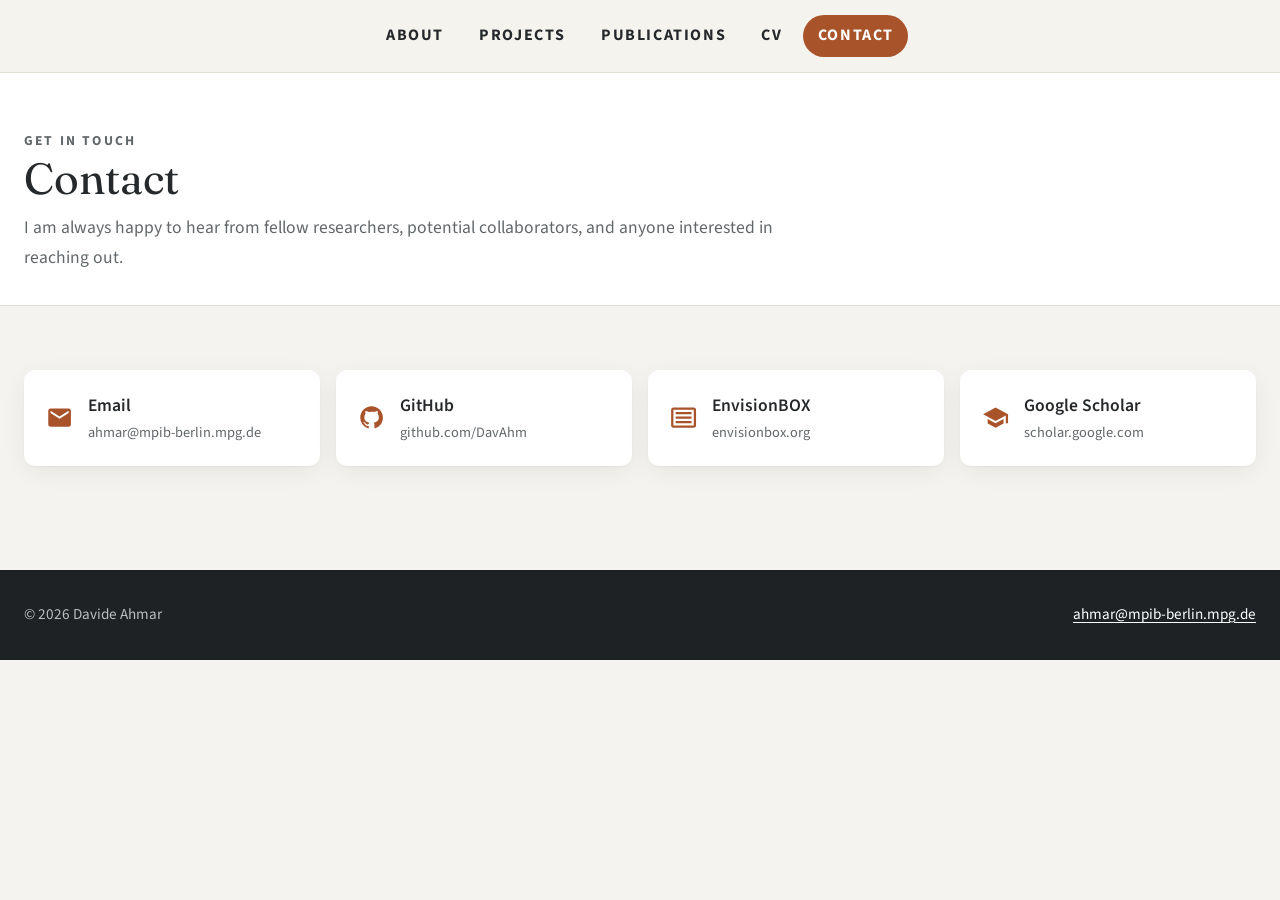
<file: contact.html>
<!DOCTYPE html>
<html lang="en">

<head>
  <meta charset="UTF-8">
  <meta name="viewport" content="width=device-width, initial-scale=1.0">
  <title>Contact | Davide Ahmar</title>
  <meta name="description" content="How to get in touch with Davide Ahmar.">
  <link rel="stylesheet" href="assets/site.css">
</head>

<body>

  <header class="topbar">
    <div class="wrap topbar-inner">
      <button class="menu-btn" aria-expanded="false" aria-controls="menu">Menu</button>
      <nav class="menu" id="menu" aria-label="Main">
        <a href="index.html">About</a>
        <a href="projects.html">Projects</a>
        <a href="publications.html">Publications</a>
        <a href="cv.html">CV</a>
        <a href="contact.html" aria-current="page">Contact</a>
      </nav>
    </div>
  </header>

  <header class="page-head">
    <div class="wrap">
      <p class="eyebrow">Get in touch</p>
      <h1>Contact</h1>
      <p>I am always happy to hear from fellow researchers, potential collaborators, and anyone interested in reaching
        out.</p>
    </div>
  </header>

  <main class="section">
    <div class="wrap contact-grid">
      <a class="contact-card" href="mailto:ahmar@mpib-berlin.mpg.de">
        <svg viewBox="0 0 24 24" aria-hidden="true">
          <path
            d="M20 4H4c-1.1 0-2 .9-2 2v12c0 1.1.9 2 2 2h16c1.1 0 2-.9 2-2V6c0-1.1-.9-2-2-2zm0 4-8 5-8-5V6l8 5 8-5v2z" />
        </svg>
        <span>Email<small>ahmar@mpib-berlin.mpg.de</small></span>
      </a>
      <a class="contact-card" href="https://github.com/DavAhm" target="_blank" rel="noopener">
        <svg viewBox="0 0 24 24" aria-hidden="true">
          <path
            d="M12 2C6.48 2 2 6.48 2 12c0 4.42 2.87 8.17 6.84 9.5.5.09.66-.22.66-.48v-1.7c-2.78.6-3.37-1.34-3.37-1.34-.46-1.16-1.11-1.47-1.11-1.47-.91-.62.07-.61.07-.61 1 .07 1.53 1.03 1.53 1.03.89 1.52 2.34 1.08 2.91.83.09-.65.35-1.09.63-1.34-2.22-.25-4.56-1.11-4.56-4.95 0-1.09.39-1.98 1.03-2.68-.1-.25-.45-1.27.1-2.64 0 0 .84-.27 2.75 1.02A9.56 9.56 0 0 1 12 6.8c.85.004 1.71.11 2.5.33 1.91-1.29 2.75-1.02 2.75-1.02.55 1.37.2 2.39.1 2.64.64.7 1.03 1.59 1.03 2.68 0 3.85-2.34 4.7-4.57 4.95.36.31.68.92.68 1.85v2.75c0 .27.16.58.67.48A10.01 10.01 0 0 0 22 12c0-5.52-4.48-10-10-10z" />
        </svg>
        <span>GitHub<small>github.com/DavAhm</small></span>
      </a>
      <a class="contact-card" href="https://envisionbox.org" target="_blank" rel="noopener">
        <svg viewBox="0 0 24 24" aria-hidden="true">
          <path
            d="M21 3H3c-1.1 0-2 .9-2 2v14c0 1.1.9 2 2 2h18c1.1 0 2-.9 2-2V5c0-1.1-.9-2-2-2zm0 16H3V5h18v14zM5 15h14v2H5zm0-4h14v2H5zm0-4h14v2H5z" />
        </svg>
        <span>EnvisionBOX<small>envisionbox.org</small></span>
      </a>
      <a class="contact-card" href="https://scholar.google.com/citations?user=-RB7ht8AAAAJ" target="_blank" rel="noopener">
        <svg viewBox="0 0 24 24" aria-hidden="true">
          <path d="M5 13.18v4L12 21l7-3.82v-4L12 17l-7-3.82zM12 3 1 9l11 6 9-4.91V17h2V9L12 3z" />
        </svg>
        <span>Google Scholar<small>scholar.google.com</small></span>
      </a>
      <!-- TODO: add ORCID / LinkedIn cards once the profiles exist -->
    </div>
  </main>

  <footer class="footer">
    <div class="wrap">
      <span>&copy; <span data-year>2026</span> Davide Ahmar</span>
      <a href="mailto:ahmar@mpib-berlin.mpg.de">ahmar@mpib-berlin.mpg.de</a>
    </div>
  </footer>

  <script src="assets/site.js"></script>
</body>

</html>
</file>
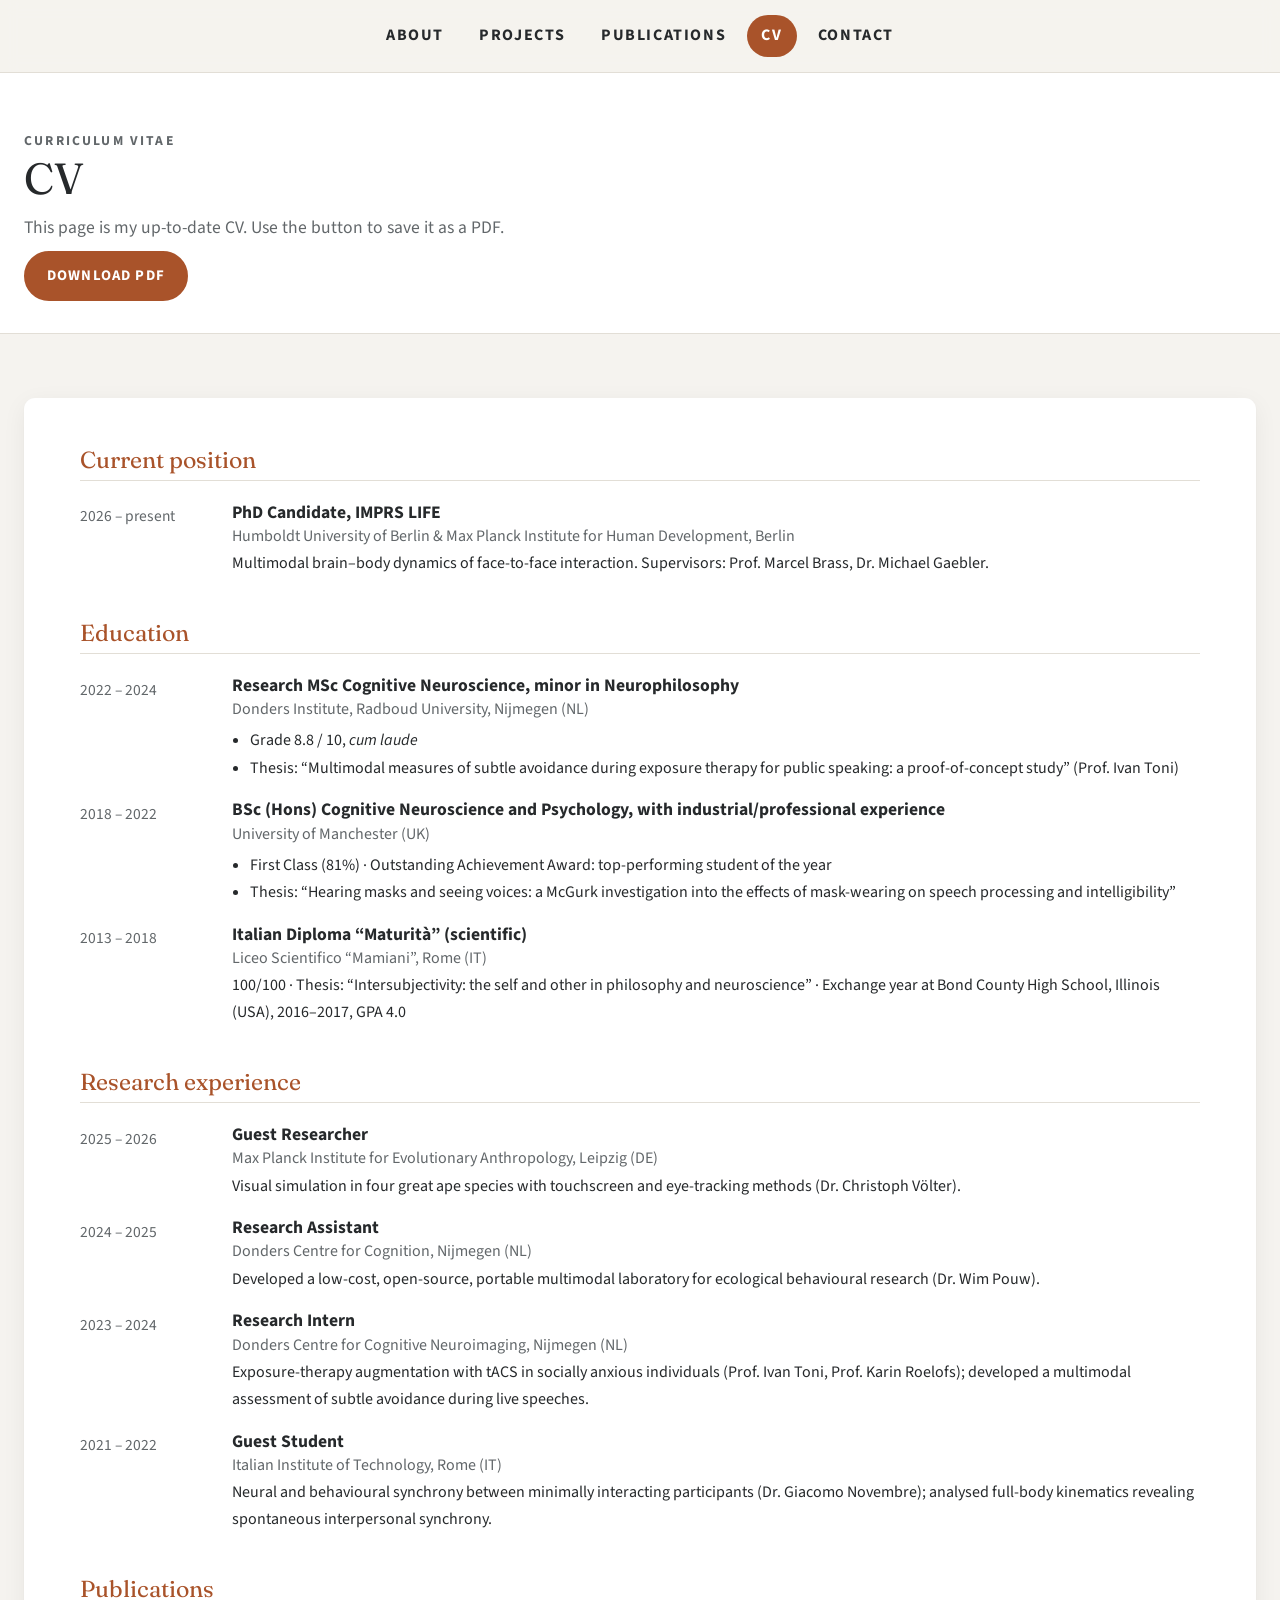
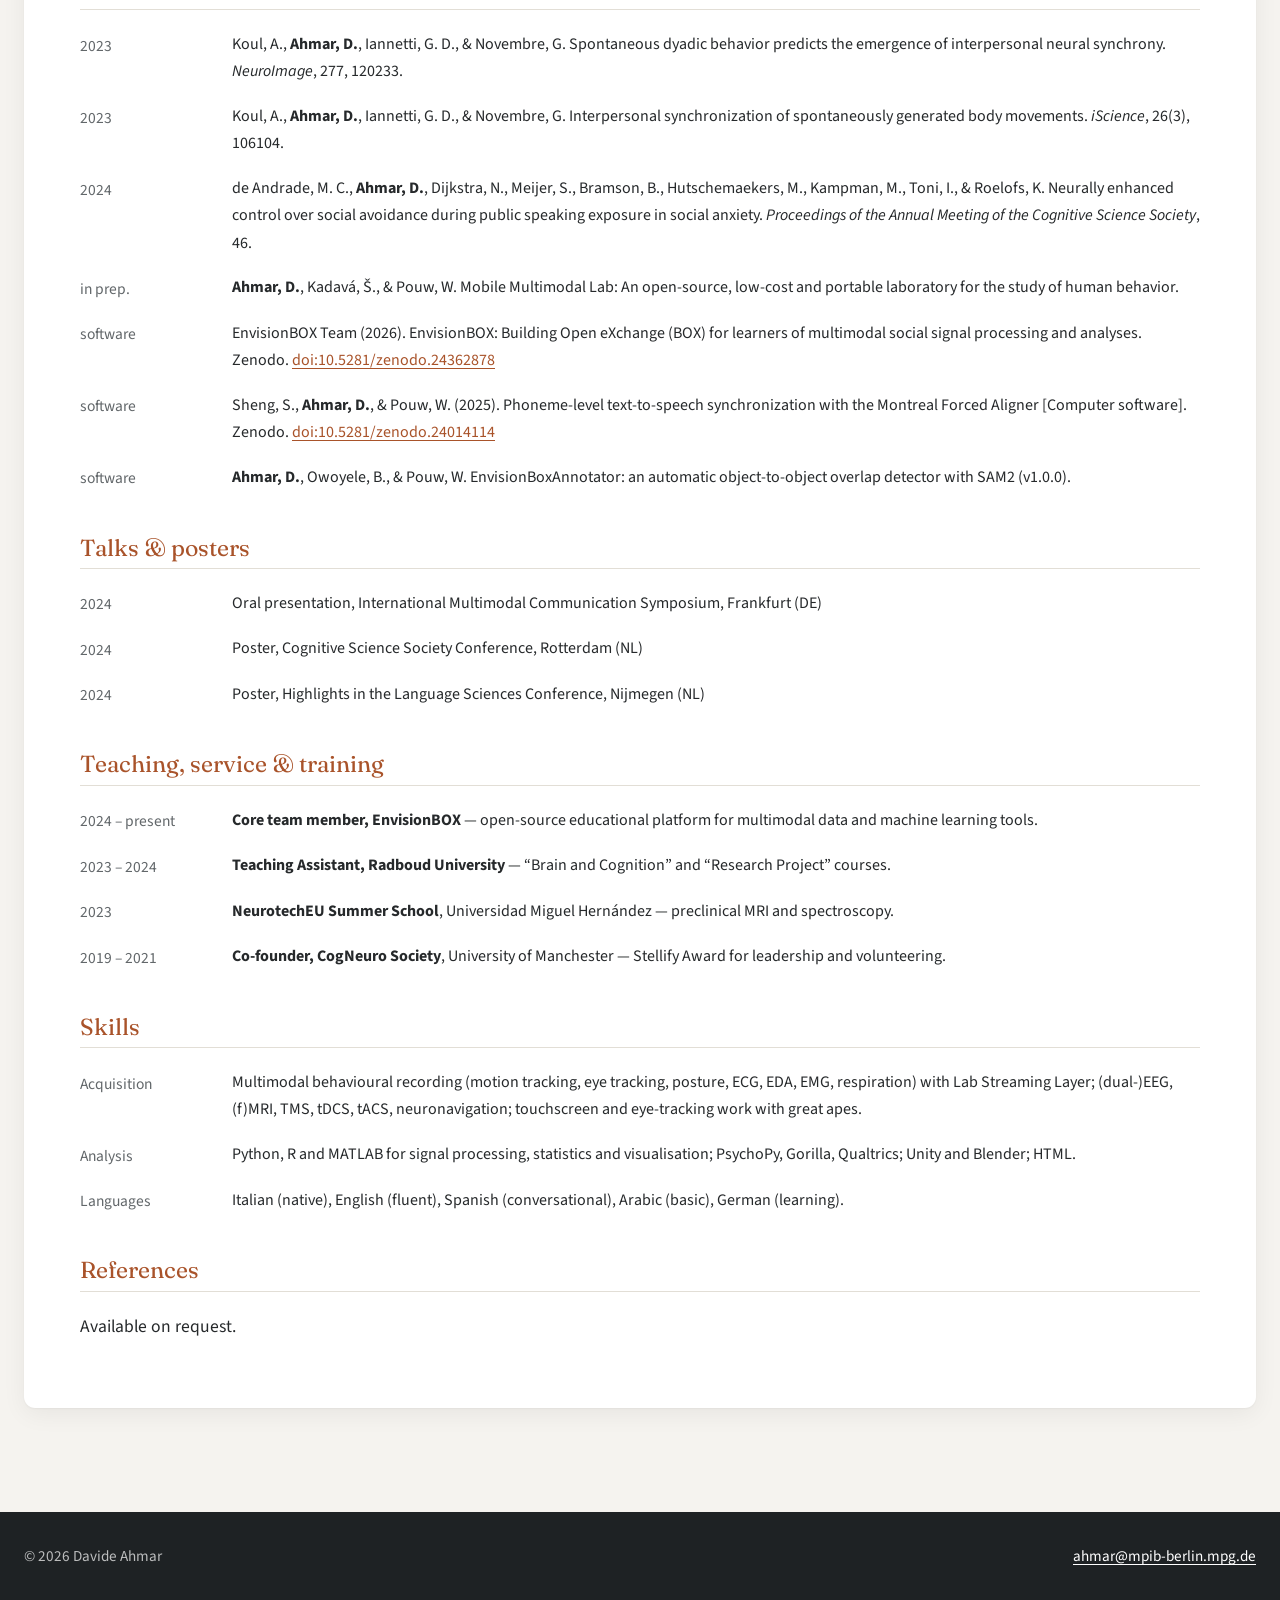
<file: cv.html>
<!DOCTYPE html>
<html lang="en">
<head>
  <meta charset="UTF-8">
  <meta name="viewport" content="width=device-width, initial-scale=1.0">
  <title>CV | Davide Ahmar</title>
  <meta name="description" content="Curriculum vitae of Davide Ahmar, PhD candidate in cognitive neuroscience.">
  <link rel="stylesheet" href="assets/site.css">
</head>
<body>

  <header class="topbar">
    <div class="wrap topbar-inner">
      <button class="menu-btn" aria-expanded="false" aria-controls="menu">Menu</button>
      <nav class="menu" id="menu" aria-label="Main">
        <a href="index.html">About</a>
        <a href="projects.html">Projects</a>
        <a href="publications.html">Publications</a>
        <a href="cv.html" aria-current="page">CV</a>
        <a href="contact.html">Contact</a>
      </nav>
    </div>
  </header>

  <header class="page-head">
    <div class="wrap">
      <p class="eyebrow">Curriculum vitae</p>
      <h1>CV</h1>
      <p>This page is my up-to-date CV. Use the button to save it as a PDF.</p>
      <div class="btn-row"><button class="btn btn--solid" onclick="window.print()">Download PDF</button></div>
    </div>
  </header>

  <main class="section">
    <div class="wrap">
      <article class="cv">

        <h2>Current position</h2>
        <div class="cv-item">
          <span class="cv-when">2026 – present</span>
          <div>
            <h3>PhD Candidate, IMPRS LIFE</h3>
            <p class="cv-where">Humboldt University of Berlin &amp; Max Planck Institute for Human Development, Berlin</p>
            <p>Multimodal brain–body dynamics of face-to-face interaction. Supervisors: Prof. Marcel Brass, Dr. Michael Gaebler.</p>
          </div>
        </div>

        <h2>Education</h2>
        <div class="cv-item">
          <span class="cv-when">2022 – 2024</span>
          <div>
            <h3>Research MSc Cognitive Neuroscience, minor in Neurophilosophy</h3>
            <p class="cv-where">Donders Institute, Radboud University, Nijmegen (NL)</p>
            <ul>
              <li>Grade 8.8 / 10, <em>cum laude</em></li>
              <li>Thesis: “Multimodal measures of subtle avoidance during exposure therapy for public speaking: a proof-of-concept study” (Prof. Ivan Toni)</li>
            </ul>
          </div>
        </div>
        <div class="cv-item">
          <span class="cv-when">2018 – 2022</span>
          <div>
            <h3>BSc (Hons) Cognitive Neuroscience and Psychology, with industrial/professional experience</h3>
            <p class="cv-where">University of Manchester (UK)</p>
            <ul>
              <li>First Class (81%) · Outstanding Achievement Award: top-performing student of the year</li>
              <li>Thesis: “Hearing masks and seeing voices: a McGurk investigation into the effects of mask-wearing on speech processing and intelligibility”</li>
            </ul>
          </div>
        </div>
        <div class="cv-item">
          <span class="cv-when">2013 – 2018</span>
          <div>
            <h3>Italian Diploma “Maturità” (scientific)</h3>
            <p class="cv-where">Liceo Scientifico “Mamiani”, Rome (IT)</p>
            <p>100/100 · Thesis: “Intersubjectivity: the self and other in philosophy and neuroscience” · Exchange year at Bond County High School, Illinois (USA), 2016–2017, GPA 4.0</p>
          </div>
        </div>

        <h2>Research experience</h2>
        <div class="cv-item">
          <span class="cv-when">2025 – 2026</span>
          <div>
            <h3>Guest Researcher</h3>
            <p class="cv-where">Max Planck Institute for Evolutionary Anthropology, Leipzig (DE)</p>
            <p>Visual simulation in four great ape species with touchscreen and eye-tracking methods (Dr. Christoph Völter).</p>
          </div>
        </div>
        <div class="cv-item">
          <span class="cv-when">2024 – 2025</span>
          <div>
            <h3>Research Assistant</h3>
            <p class="cv-where">Donders Centre for Cognition, Nijmegen (NL)</p>
            <p>Developed a low-cost, open-source, portable multimodal laboratory for ecological behavioural research (Dr. Wim Pouw).</p>
          </div>
        </div>
        <div class="cv-item">
          <span class="cv-when">2023 – 2024</span>
          <div>
            <h3>Research Intern</h3>
            <p class="cv-where">Donders Centre for Cognitive Neuroimaging, Nijmegen (NL)</p>
            <p>Exposure-therapy augmentation with tACS in socially anxious individuals (Prof. Ivan Toni, Prof. Karin Roelofs); developed a multimodal assessment of subtle avoidance during live speeches.</p>
          </div>
        </div>
        <div class="cv-item">
          <span class="cv-when">2021 – 2022</span>
          <div>
            <h3>Guest Student</h3>
            <p class="cv-where">Italian Institute of Technology, Rome (IT)</p>
            <p>Neural and behavioural synchrony between minimally interacting participants (Dr. Giacomo Novembre); analysed full-body kinematics revealing spontaneous interpersonal synchrony.</p>
          </div>
        </div>

        <h2>Publications</h2>
        <div class="cv-item">
          <span class="cv-when">2023</span>
          <p>Koul, A., <strong>Ahmar, D.</strong>, Iannetti, G. D., &amp; Novembre, G. Spontaneous dyadic behavior predicts the emergence of interpersonal neural synchrony. <em>NeuroImage</em>, 277, 120233.</p>
        </div>
        <div class="cv-item">
          <span class="cv-when">2023</span>
          <p>Koul, A., <strong>Ahmar, D.</strong>, Iannetti, G. D., &amp; Novembre, G. Interpersonal synchronization of spontaneously generated body movements. <em>iScience</em>, 26(3), 106104.</p>
        </div>
        <div class="cv-item">
          <span class="cv-when">2024</span>
          <p>de Andrade, M. C., <strong>Ahmar, D.</strong>, Dijkstra, N., Meijer, S., Bramson, B., Hutschemaekers, M., Kampman, M., Toni, I., &amp; Roelofs, K. Neurally enhanced control over social avoidance during public speaking exposure in social anxiety. <em>Proceedings of the Annual Meeting of the Cognitive Science Society</em>, 46.</p>
        </div>
        <div class="cv-item">
          <span class="cv-when">in prep.</span>
          <p><strong>Ahmar, D.</strong>, Kadavá, Š., &amp; Pouw, W. Mobile Multimodal Lab: An open-source, low-cost and portable laboratory for the study of human behavior.</p>
        </div>
        <div class="cv-item">
          <span class="cv-when">software</span>
          <p>EnvisionBOX Team (2026). EnvisionBOX: Building Open eXchange (BOX) for learners of multimodal social signal processing and analyses. Zenodo. <a href="https://doi.org/10.5281/zenodo.24362878">doi:10.5281/zenodo.24362878</a></p>
        </div>
        <div class="cv-item">
          <span class="cv-when">software</span>
          <p>Sheng, S., <strong>Ahmar, D.</strong>, &amp; Pouw, W. (2025). Phoneme-level text-to-speech synchronization with the Montreal Forced Aligner [Computer software]. Zenodo. <a href="https://doi.org/10.5281/zenodo.24014114">doi:10.5281/zenodo.24014114</a></p>
        </div>
        <div class="cv-item">
          <span class="cv-when">software</span>
          <p><strong>Ahmar, D.</strong>, Owoyele, B., &amp; Pouw, W. EnvisionBoxAnnotator: an automatic object-to-object overlap detector with SAM2 (v1.0.0).</p>
        </div>

        <h2>Talks &amp; posters</h2>
        <div class="cv-item"><span class="cv-when">2024</span><p>Oral presentation, International Multimodal Communication Symposium, Frankfurt (DE)</p></div>
        <div class="cv-item"><span class="cv-when">2024</span><p>Poster, Cognitive Science Society Conference, Rotterdam (NL)</p></div>
        <div class="cv-item"><span class="cv-when">2024</span><p>Poster, Highlights in the Language Sciences Conference, Nijmegen (NL)</p></div>

        <h2>Teaching, service &amp; training</h2>
        <div class="cv-item"><span class="cv-when">2024 – present</span><p><strong>Core team member, EnvisionBOX</strong> — open-source educational platform for multimodal data and machine learning tools.</p></div>
        <div class="cv-item"><span class="cv-when">2023 – 2024</span><p><strong>Teaching Assistant, Radboud University</strong> — “Brain and Cognition” and “Research Project” courses.</p></div>
        <div class="cv-item"><span class="cv-when">2023</span><p><strong>NeurotechEU Summer School</strong>, Universidad Miguel Hernández — preclinical MRI and spectroscopy.</p></div>
        <div class="cv-item"><span class="cv-when">2019 – 2021</span><p><strong>Co-founder, CogNeuro Society</strong>, University of Manchester — Stellify Award for leadership and volunteering.</p></div>

        <h2>Skills</h2>
        <div class="cv-item"><span class="cv-when">Acquisition</span><p>Multimodal behavioural recording (motion tracking, eye tracking, posture, ECG, EDA, EMG, respiration) with Lab Streaming Layer; (dual-)EEG, (f)MRI, TMS, tDCS, tACS, neuronavigation; touchscreen and eye-tracking work with great apes.</p></div>
        <div class="cv-item"><span class="cv-when">Analysis</span><p>Python, R and MATLAB for signal processing, statistics and visualisation; PsychoPy, Gorilla, Qualtrics; Unity and Blender; HTML.</p></div>
        <div class="cv-item"><span class="cv-when">Languages</span><p>Italian (native), English (fluent), Spanish (conversational), Arabic (basic), German (learning).</p></div>

        <h2>References</h2>
        <p>Available on request.</p>

      </article>
    </div>
  </main>

  <footer class="footer">
    <div class="wrap">
      <span>&copy; <span data-year>2026</span> Davide Ahmar</span>
      <a href="mailto:ahmar@mpib-berlin.mpg.de">ahmar@mpib-berlin.mpg.de</a>
    </div>
  </footer>

  <script src="assets/site.js"></script>
</body>
</html>
</file>
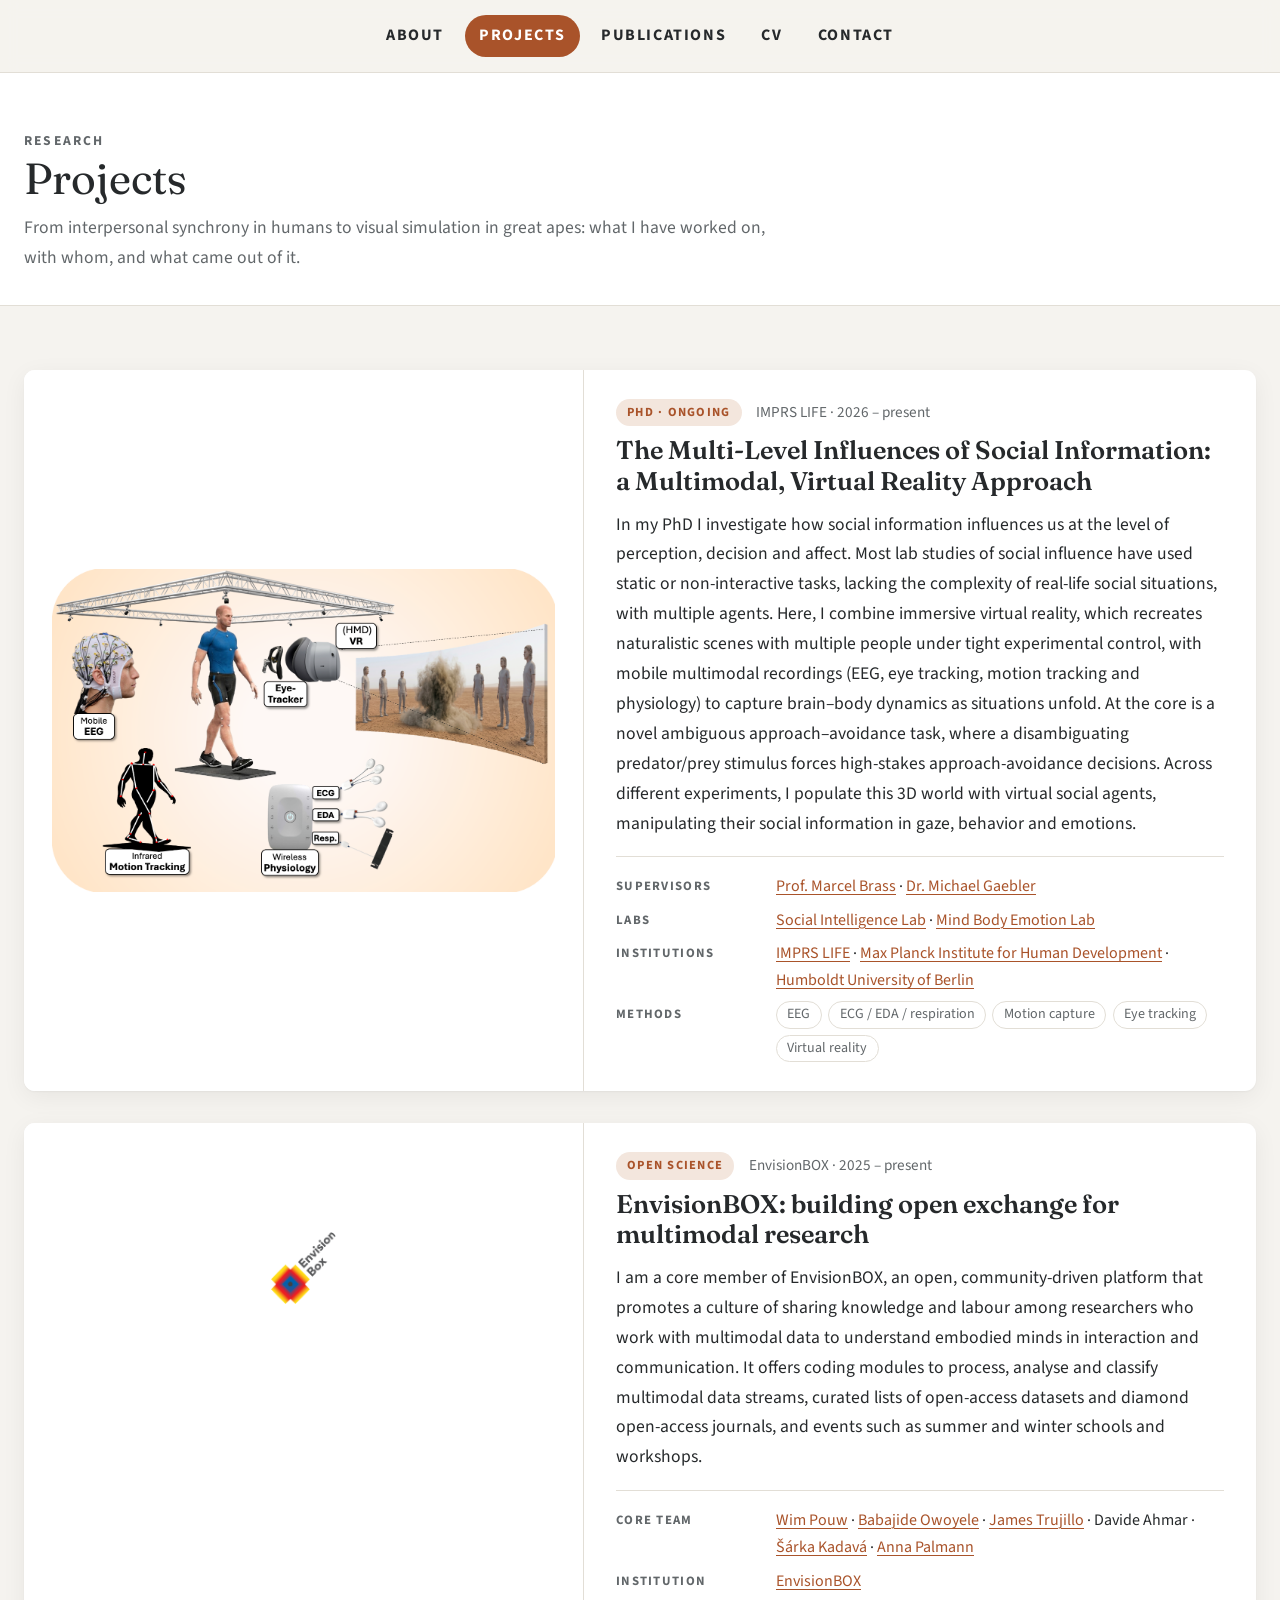
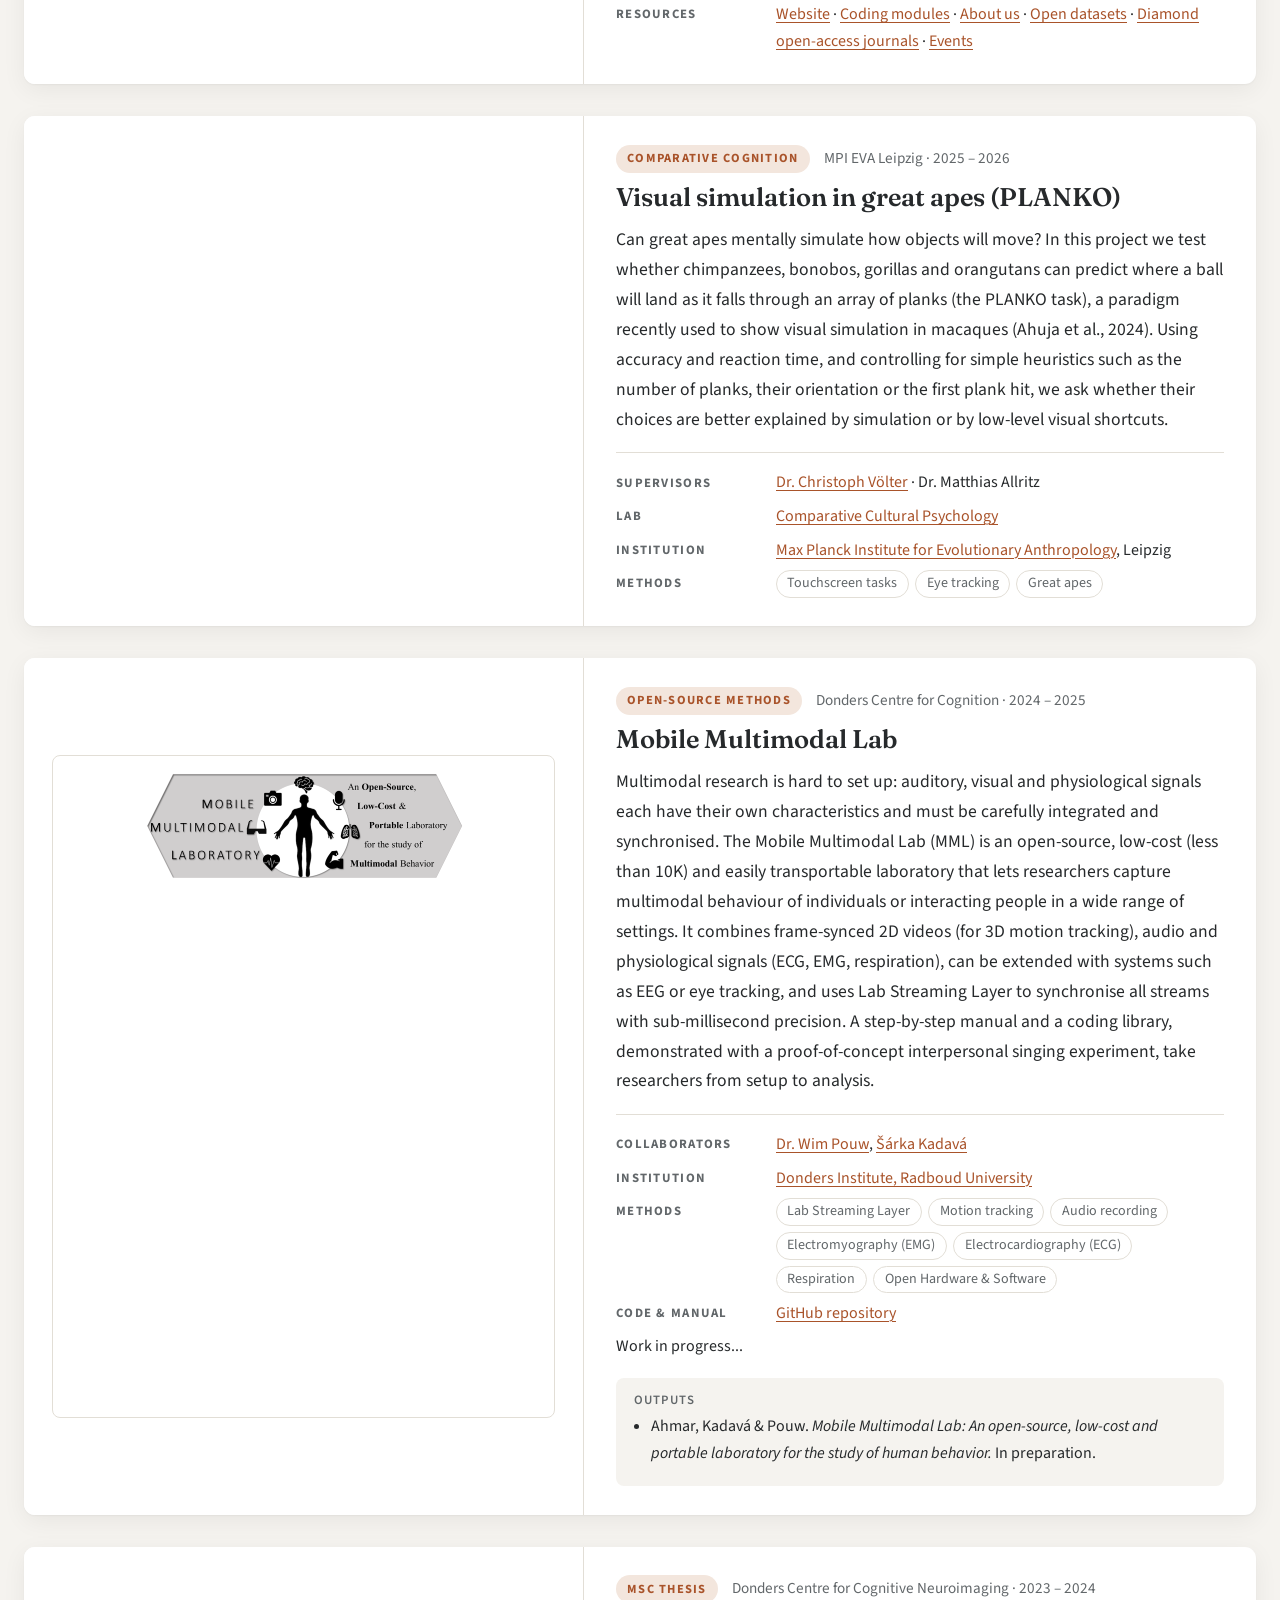
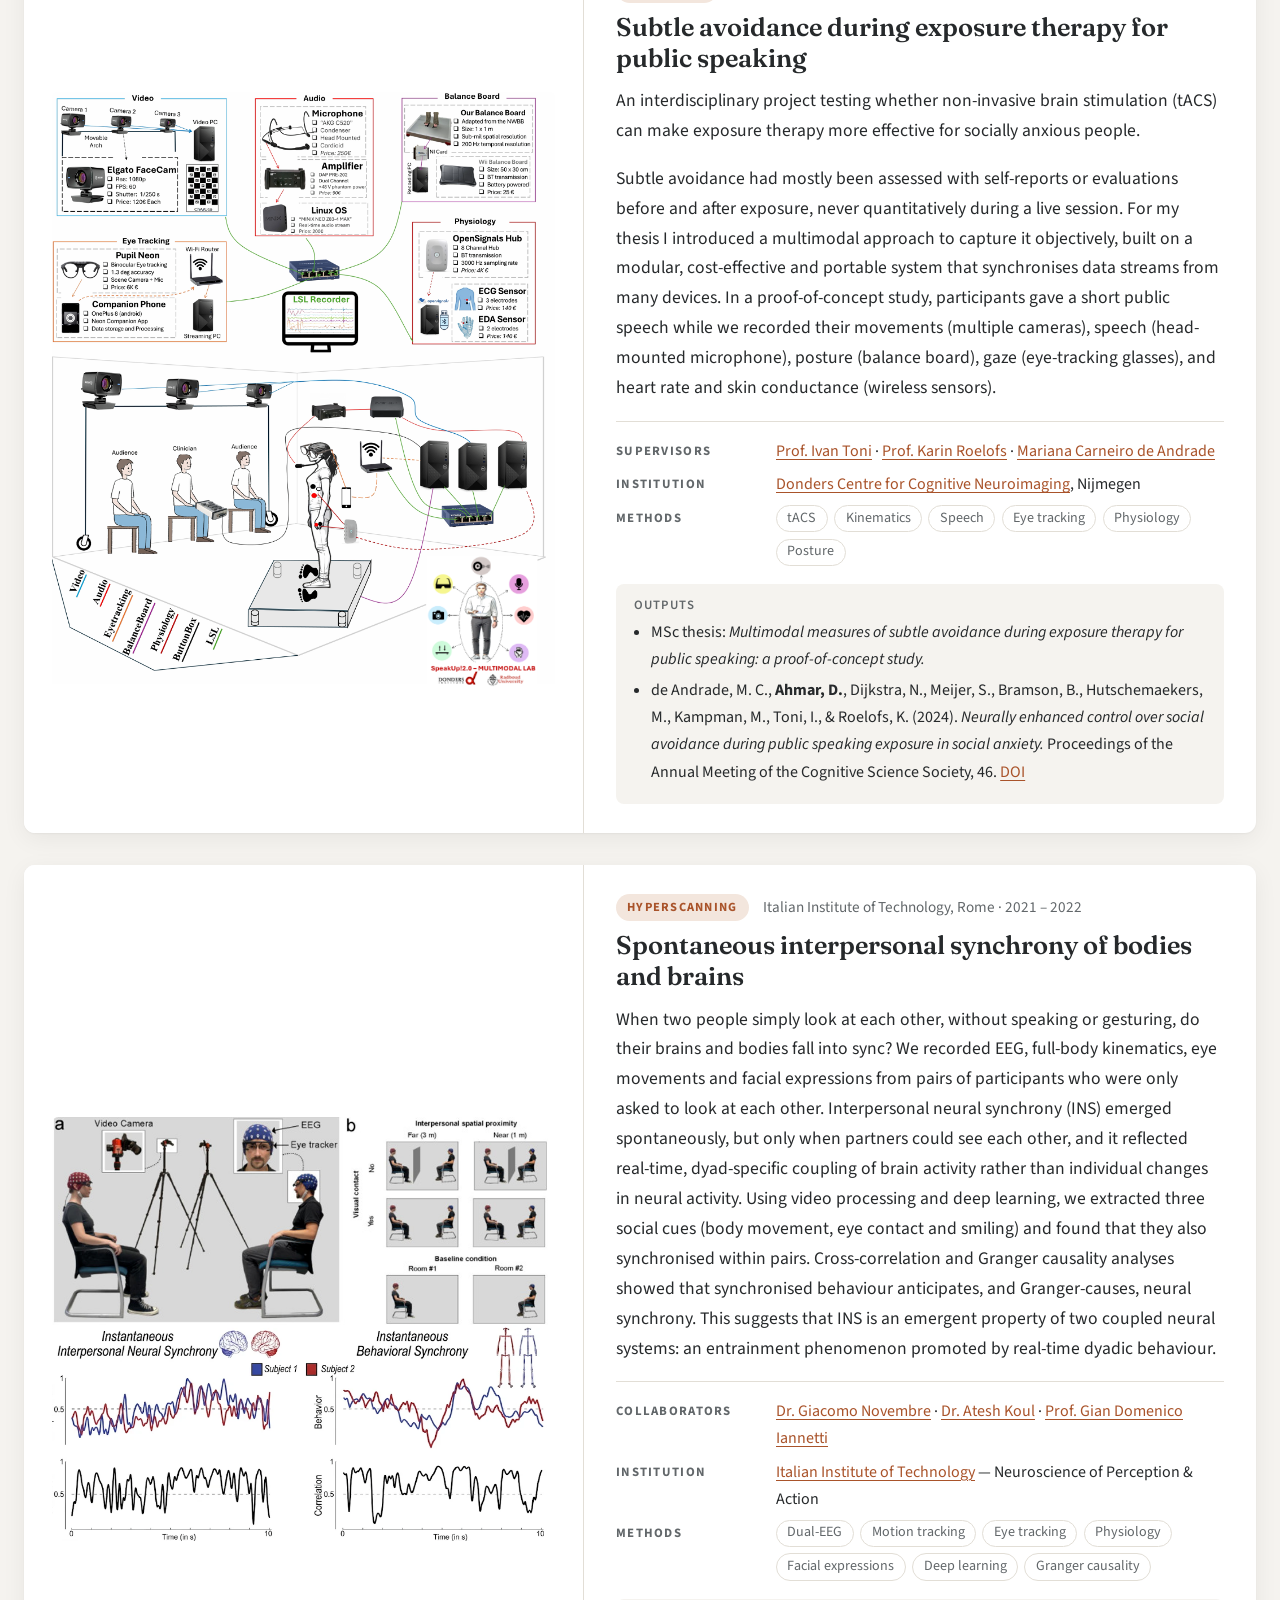
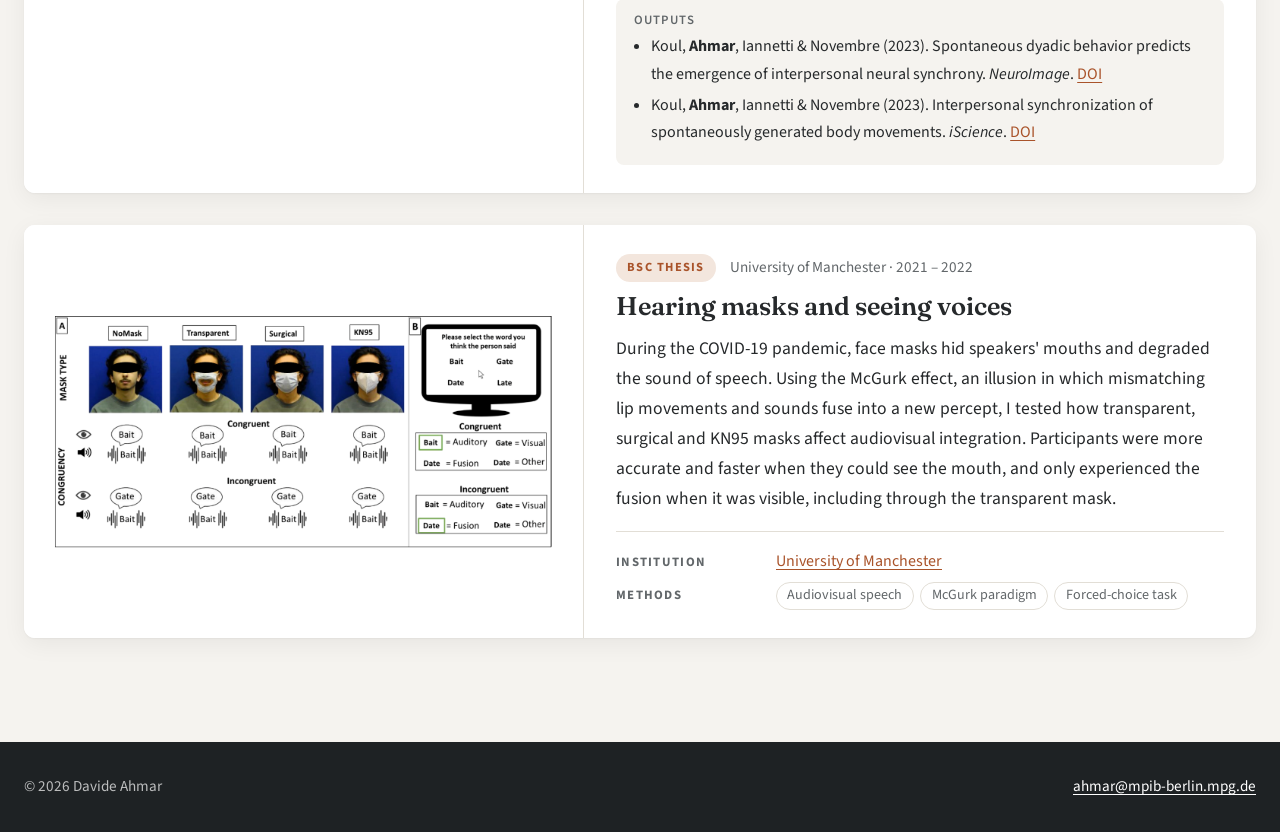
<file: projects.html>
<!DOCTYPE html>
<html lang="en">

<head>
  <meta charset="UTF-8">
  <meta name="viewport" content="width=device-width, initial-scale=1.0">
  <title>Projects | Davide Ahmar</title>
  <meta name="description"
    content="Research projects by Davide Ahmar: interpersonal synchrony, multimodal methods, exposure therapy, and visual simulation in great apes.">
  <link rel="stylesheet" href="assets/site.css">
</head>

<body>

  <header class="topbar">
    <div class="wrap topbar-inner">
      <button class="menu-btn" aria-expanded="false" aria-controls="menu">Menu</button>
      <nav class="menu" id="menu" aria-label="Main">
        <a href="index.html">About</a>
        <a href="projects.html" aria-current="page">Projects</a>
        <a href="publications.html">Publications</a>
        <a href="cv.html">CV</a>
        <a href="contact.html">Contact</a>
      </nav>
    </div>
  </header>

  <header class="page-head">
    <div class="wrap">
      <p class="eyebrow">Research</p>
      <h1>Projects</h1>
      <p>From interpersonal synchrony in humans to visual simulation in great apes: what I have worked on, with whom,
        and what came out of it.</p>
    </div>
  </header>

  <main class="section">
    <div class="wrap projects">

      <!-- ===== PhD ===== -->
      <!-- TODO: add PhD working title and exact start month -->
      <article class="project" id="phd">
        <div class="project-media">
          <img src="materials/Research/PhD_aAAT_image.png"
            alt="Planned PhD setup: mobile EEG, infrared motion tracking, eye tracker, wireless physiology (ECG, EDA, respiration) and a head-mounted VR scene with virtual people"
            loading="lazy">
        </div>
        <div class="project-body">
          <p class="project-meta"><span class="tag">PhD · ongoing</span> IMPRS LIFE · 2026 – present</p>
          <h2>The Multi-Level Influences of Social Information: <br> a Multimodal, Virtual Reality Approach</h2>
          <p>
            In my PhD I investigate how social information influences us at the level of perception, decision and
            affect. Most lab studies of social influence have used static or non-interactive tasks, lacking the
            complexity
            of real-life social situations, with multiple agents.
            Here, I combine immersive virtual reality, which recreates naturalistic scenes with multiple people under
            tight experimental control, with mobile multimodal recordings (EEG, eye tracking, motion tracking and
            physiology) to capture brain–body dynamics as situations unfold.
            At the core is a novel ambiguous approach–avoidance task, where a disambiguating predator/prey stimulus
            forces high-stakes approach-avoidance decisions.
            Across different experiments, I populate this 3D world with virtual social agents, manipulating their social
            information in gaze, behavior and emotions.
          </p>
          <dl class="facts">
            <dt>Supervisors</dt>
            <dd>
              <a href="https://www.psychology.hu-berlin.de/en/staff/1693098" target="_blank" rel="noopener">Prof. Marcel
                Brass</a> ·
              <a href="https://michagaebler.github.io/" target="_blank" rel="noopener">Dr. Michael Gaebler</a>
            </dd>
            <dt>Labs</dt>
            <dd>
              <a href="https://social-intelligence-group.github.io/" target="_blank" rel="noopener">Social Intelligence
                Lab</a> ·
              <a href="https://www.cbs.mpg.de/departments/neurology/mind-body-emotion" target="_blank"
                rel="noopener">Mind Body Emotion Lab</a>
            </dd>
            <dt>Institutions</dt>
            <dd>
              <a href="https://www.imprs-life.mpg.de/" target="_blank" rel="noopener">IMPRS LIFE</a> ·
              <a href="https://www.mpib-berlin.mpg.de/en" target="_blank" rel="noopener">Max Planck Institute for Human
                Development</a> ·
              <a href="https://www.hu-berlin.de/en" target="_blank" rel="noopener">Humboldt University of Berlin</a>
            </dd>
            <dt>Methods</dt>
            <dd class="chips"><span class="chip">EEG</span><span class="chip">ECG / EDA / respiration</span><span
                class="chip">Motion capture</span><span class="chip">Eye tracking</span><span class="chip">Virtual
                reality</span></dd>
          </dl>
        </div>
      </article>

      <!-- ===== EnvisionBOX ===== -->
      <article class="project" id="envisionbox">
        <div class="project-media">
          <img class="logo logo--small" src="materials/Research/EnvisionBox_New_Logo_Black.jpg" alt="EnvisionBOX logo"
            loading="lazy">
          <video src="materials/Research/envisionBOX_video.mp4" autoplay loop muted playsinline preload="metadata"
            aria-label="Video presenting the EnvisionBOX platform"></video>
        </div>
        <div class="project-body">
          <p class="project-meta"><span class="tag">Open science</span> EnvisionBOX · 2025 – present</p>
          <h2>EnvisionBOX: building open exchange for multimodal research</h2>
          <p>
            I am a core member of EnvisionBOX, an open, community-driven platform that promotes a culture of sharing
            knowledge and labour among researchers who work with multimodal data to understand embodied minds in
            interaction and communication. It offers coding modules to process, analyse and classify multimodal data
            streams, curated lists of open-access datasets and diamond open-access journals, and events such as
            summer and winter schools and workshops.
          </p>
          <dl class="facts">
            <dt>Core team</dt>
            <dd>
              <a href="https://www.wimpouw.com/" target="_blank" rel="noopener">Wim Pouw</a> ·
              <a href="https://drift.eur.nl/people/babajide-owoyele/" target="_blank" rel="noopener">Babajide
                Owoyele</a> ·
              <a href="https://jptrujillo.github.io/" target="_blank" rel="noopener">James Trujillo</a> ·
              Davide Ahmar ·
              <a href="https://sarkadava.github.io/" target="_blank" rel="noopener">Šárka Kadavá</a> ·
              <a href="https://palmanna.github.io/website/" target="_blank" rel="noopener">Anna Palmann</a>
            </dd>
            <dt>Institution</dt>
            <dd><a href="https://envisionbox.org" target="_blank" rel="noopener">EnvisionBOX</a></dd>
            <dt>Resources</dt>
            <dd>
              <a href="https://envisionbox.org" target="_blank" rel="noopener">Website</a> ·
              <a href="https://envisionbox.org/codingmodules.html" target="_blank" rel="noopener">Coding modules</a> ·
              <a href="https://envisionbox.org/about.html" target="_blank" rel="noopener">About us</a> ·
              <a href="https://envisionbox.org/multimodaldatasets.html" target="_blank" rel="noopener">Open datasets</a>
              ·
              <a href="https://envisionbox.org/diamondjournals.html" target="_blank" rel="noopener">Diamond open-access
                journals</a> ·
              <a href="https://envisionbox.org/events.html" target="_blank" rel="noopener">Events</a>
            </dd>
          </dl>
        </div>
      </article>

      <!-- ===== Great apes / PLANKO ===== -->
      <article class="project" id="great-apes">
        <div class="project-media">
          <video src="materials/Research/PLANKO%20Project%20Video%20short.mp4" autoplay loop muted playsinline
            preload="metadata" aria-label="Video of a great ape doing the touchscreen task"></video>
        </div>
        <div class="project-body">
          <p class="project-meta"><span class="tag">Comparative cognition</span> MPI EVA Leipzig · 2025 – 2026</p>
          <h2>Visual simulation in great apes (PLANKO)</h2>
          <p>
            Can great apes mentally simulate how objects will move? In this project we test whether chimpanzees,
            bonobos, gorillas and orangutans can predict where a ball will land as it falls through an array of planks
            (the PLANKO task), a paradigm recently used to show visual simulation in macaques (Ahuja et al., 2024).
            Using accuracy and reaction time, and controlling for simple heuristics such as the number of planks, their
            orientation or the first plank hit, we ask whether their choices are better explained by simulation or by
            low-level visual shortcuts.
          </p>
          <dl class="facts">
            <dt>Supervisors</dt>
            <dd>
              <a href="https://christophvoelter.mystrikingly.com/" target="_blank" rel="noopener">Dr. Christoph
                Völter</a> ·
              Dr. Matthias Allritz
            </dd>
            <dt>Lab</dt>
            <dd><a href="https://www.eva.mpg.de/comparative-cultural-psychology/index/" target="_blank"
                rel="noopener">Comparative Cultural Psychology</a></dd>
            <dt>Institution</dt>
            <dd><a href="https://www.eva.mpg.de/" target="_blank" rel="noopener">Max Planck Institute for Evolutionary
                Anthropology</a>, Leipzig</dd>
            <dt>Methods</dt>
            <dd class="chips"><span class="chip">Touchscreen tasks</span><span class="chip">Eye tracking</span><span
                class="chip">Great apes</span></dd>
          </dl>
        </div>
      </article>

      <!-- ===== Mobile Multimodal Lab ===== -->
      <article class="project" id="mobile-lab">
        <div class="project-media">
          <div class="media-stack">
            <img class="logo" src="materials/Research/MMLab%20Logo.png"
              alt="Mobile Multimodal Laboratory logo: an open-source, low-cost and portable laboratory for the study of multimodal behavior"
              loading="lazy">
            <video src="materials/Research/MMLab_P1_P2_Multimodal_Animation.mp4" autoplay loop muted playsinline
              preload="metadata"
              aria-label="Animation of two participants' synchronised motion, physiological and audio signals recorded by the mobile lab"></video>
          </div>
        </div>
        <div class="project-body">
          <p class="project-meta"><span class="tag">Open-source methods</span> Donders Centre for Cognition · 2024 –
            2025</p>
          <h2>Mobile Multimodal Lab</h2>
          <p>
            Multimodal research is hard to set up: auditory, visual and physiological signals each have their own
            characteristics and must be carefully integrated and synchronised. The Mobile Multimodal Lab (MML) is an
            open-source, low-cost (less than 10K) and easily transportable laboratory that lets researchers capture
            multimodal behaviour of individuals or interacting people in a wide range of settings. It combines
            frame-synced 2D videos (for 3D motion tracking), audio and physiological signals (ECG, EMG, respiration),
            can be extended with systems such as EEG or eye tracking, and uses Lab Streaming Layer to synchronise all
            streams with sub-millisecond precision. A step-by-step manual and a coding library, demonstrated with a
            proof-of-concept interpersonal singing experiment, take researchers from setup to analysis.
          </p>
          <dl class="facts">
            <dt>Collaborators</dt>
            <dd><a href="https://wimpouw.com" target="_blank" rel="noopener">Dr. Wim Pouw</a>, <a
                href="https://sarkadava.github.io" target="_blank" rel="noopener">Šárka Kadavá</a></dd>
            <dt>Institution</dt>
            <dd><a href="https://www.ru.nl/en/donders-institute" target="_blank" rel="noopener">Donders Institute,
                Radboud University</a></dd>
            <dt>Methods</dt>
            <dd class="chips"><span class="chip">Lab Streaming Layer</span><span class="chip">Motion
                tracking</span><span class="chip">Audio recording</span>
              <span class="chip">Electromyography (EMG)</span>
              <span class="chip">Electrocardiography (ECG)</span>
              <span class="chip">Respiration</span>
              <span class="chip">Open Hardware & Software</span>
            </dd>
            <dt>Code &amp; manual</dt>
            <dd><a href="https://github.com/MultiMobLab/Mobile-Multimodal-Lab" target="_blank" rel="noopener">GitHub
                repository</a></dd> Work in progress...
          </dl>
          <div class="outputs">
            <h3>Outputs</h3>
            <ul>
              <li>Ahmar, Kadavá &amp; Pouw. <em>Mobile Multimodal Lab: An open-source, low-cost and portable laboratory
                  for the study of human behavior.</em> In preparation.</li>
            </ul>
          </div>
        </div>
      </article>

      <!-- ===== Exposure therapy / MSc ===== -->
      <article class="project" id="exposure-therapy">
        <div class="project-media">
          <img src="materials/Research/speakUP_image.png"
            alt="SpeakUp! 2.0 Multimodal Lab: setup with three cameras, head-mounted microphone, balance board, eye-tracking glasses and wireless physiology sensors synchronised through Lab Streaming Layer, with the Donders Institute and Radboud University logos"
            loading="lazy">
        </div>
        <div class="project-body">
          <p class="project-meta"><span class="tag">MSc thesis</span> Donders Centre for Cognitive Neuroimaging · 2023 –
            2024</p>
          <h2>Subtle avoidance during exposure therapy for public speaking</h2>
          <p>
            An interdisciplinary project testing whether non-invasive brain stimulation (tACS) can make
            exposure therapy more effective for socially anxious people.
          </p>
          <p>
            Subtle avoidance had mostly been assessed with self-reports or evaluations before and after exposure,
            never quantitatively during a live session. For my thesis I introduced a multimodal approach to capture
            it objectively, built on a modular, cost-effective and portable system that synchronises data streams
            from many devices. In a proof-of-concept study, participants gave a short public speech while we
            recorded their movements (multiple cameras), speech (head-mounted microphone), posture (balance board),
            gaze (eye-tracking glasses), and heart rate and skin conductance (wireless sensors).
          </p>
          <dl class="facts">
            <dt>Supervisors</dt>
            <dd>
              <a href="https://www.ru.nl/en/people/toni-i" target="_blank" rel="noopener">Prof. Ivan Toni</a> ·
              <a href="https://www.ru.nl/en/people/roelofs-k" target="_blank" rel="noopener">Prof. Karin Roelofs</a> ·
              <a href="https://www.epanlab.nl/people/mariana/" target="_blank" rel="noopener">Mariana Carneiro de
                Andrade</a>
            </dd>
            <dt>Institution</dt>
            <dd><a href="https://www.ru.nl/en/donders-centre-for-cognitive-neuroimaging" target="_blank"
                rel="noopener">Donders Centre for Cognitive Neuroimaging</a>, Nijmegen</dd>
            <dt>Methods</dt>
            <dd class="chips"><span class="chip">tACS</span><span class="chip">Kinematics</span><span
                class="chip">Speech</span><span class="chip">Eye tracking</span><span
                class="chip">Physiology</span><span class="chip">Posture</span></dd>
          </dl>
          <div class="outputs">
            <h3>Outputs</h3>
            <ul>
              <li>MSc thesis: <em>Multimodal measures of subtle avoidance during exposure therapy for public speaking: a
                  proof-of-concept study.</em></li>
              <li>de Andrade, M. C., <strong>Ahmar, D.</strong>, Dijkstra, N., Meijer, S., Bramson, B., Hutschemaekers,
                M., Kampman, M., Toni, I., &amp; Roelofs, K. (2024). <em>Neurally enhanced control over social avoidance
                  during public speaking exposure in social anxiety.</em> Proceedings of the Annual Meeting of the
                Cognitive Science Society, 46. <a href="https://escholarship.org/uc/item/35d843d7" target="_blank"
                  rel="noopener">DOI</a>
            </ul>
          </div>
        </div>
      </article>

      <!-- ===== IIT synchrony ===== -->
      <article class="project" id="synchrony">
        <div class="project-media">
          <img src="materials/Research/Synchrony_IIT_Image.png"
            alt="Dual-EEG setup with two seated participants, the experimental conditions, and time series of instantaneous neural and behavioural synchrony"
            loading="lazy">
        </div>
        <div class="project-body">
          <p class="project-meta"><span class="tag">Hyperscanning</span> Italian Institute of Technology, Rome · 2021 –
            2022</p>
          <h2>Spontaneous interpersonal synchrony of bodies and brains</h2>
          <p>
            When two people simply look at each other, without speaking or gesturing, do their brains and bodies
            fall into sync? We recorded EEG, full-body kinematics, eye movements and facial expressions from pairs
            of participants who were only asked to look at each other. Interpersonal neural synchrony (INS)
            emerged spontaneously, but only when partners could see each other, and it reflected real-time,
            dyad-specific coupling of brain activity rather than individual changes in neural activity.
            Using video processing and deep learning, we extracted three social cues (body movement, eye contact
            and smiling) and found that they also synchronised within pairs. Cross-correlation and Granger causality
            analyses showed that synchronised behaviour anticipates, and Granger-causes, neural synchrony. This
            suggests that INS is an emergent property of two coupled neural systems: an entrainment phenomenon
            promoted by real-time dyadic behaviour.
          </p>
          <dl class="facts">
            <dt>Collaborators</dt>
            <dd><a href="https://giacomonovembre.com" target="_blank" rel="noopener">Dr. Giacomo Novembre</a>
              ·
              <a href="https://www.iit.it/people-details/-/people/atesh-koul" target="_blank" rel="noopener">Dr. Atesh
                Koul</a> ·
              <a href="https://www.iit.it/people-details/-/people/giandomenico-iannetti" target="_blank"
                rel="noopener">Prof. Gian Domenico Iannetti</a>
            </dd>
            <dt>Institution</dt>
            <dd><a href="https://www.iit.it/" target="_blank" rel="noopener">Italian Institute of Technology</a> —
              Neuroscience of Perception &amp; Action</dd>
            <dt>Methods</dt>
            <dd class="chips"><span class="chip">Dual-EEG</span><span class="chip">Motion tracking</span><span
                class="chip">Eye tracking</span><span class="chip">Physiology</span><span class="chip">Facial
                expressions</span><span class="chip">Deep learning</span><span class="chip">Granger causality</span>
            </dd>
          </dl>
          <div class="outputs">
            <h3>Outputs</h3>
            <ul>
              <li>Koul, <strong>Ahmar</strong>, Iannetti &amp; Novembre (2023). Spontaneous dyadic behavior predicts the
                emergence of interpersonal neural synchrony. <em>NeuroImage</em>. <a
                  href="https://doi.org/10.1016/j.neuroimage.2023.120233" target="_blank" rel="noopener">DOI</a></li>
              <li>Koul, <strong>Ahmar</strong>, Iannetti &amp; Novembre (2023). Interpersonal synchronization of
                spontaneously generated body movements. <em>iScience</em>. <a
                  href="https://doi.org/10.1016/j.isci.2023.106104" target="_blank" rel="noopener">DOI</a></li>
            </ul>
          </div>
        </div>
      </article>

      <!-- ===== BSc ===== -->
      <!-- TODO: add BSc supervisor -->
      <article class="project" id="mcgurk">
        <div class="project-media">
          <img src="materials/Research/McGurk.png"
            alt="McGurk task design: a speaker with no mask, transparent, surgical and KN95 masks, congruent and incongruent audiovisual words, and the response screen"
            loading="lazy">
        </div>
        <div class="project-body">
          <p class="project-meta"><span class="tag">BSc thesis</span> University of Manchester · 2021 – 2022</p>
          <h2>Hearing masks and seeing voices</h2>
          <p>
            During the COVID-19 pandemic, face masks hid speakers' mouths and degraded the sound of speech. Using the
            McGurk effect, an illusion in which mismatching lip
            movements and sounds fuse into a new percept, I tested how transparent, surgical and KN95 masks affect
            audiovisual integration. Participants were more accurate
            and faster when they could see the mouth, and only experienced the fusion when it was visible, including
            through the transparent mask.
          </p>
          <dl class="facts">
            <dt>Institution</dt>
            <dd><a href="https://www.manchester.ac.uk/" target="_blank" rel="noopener">University of Manchester</a></dd>
            <dt>Methods</dt>
            <dd class="chips"><span class="chip">Audiovisual speech</span><span class="chip">McGurk paradigm</span><span
                class="chip">Forced-choice task</span></dd>
          </dl>
        </div>
      </article>

    </div>
  </main>

  <footer class="footer">
    <div class="wrap">
      <span>&copy; <span data-year>2026</span> Davide Ahmar</span>
      <a href="mailto:ahmar@mpib-berlin.mpg.de">ahmar@mpib-berlin.mpg.de</a>
    </div>
  </footer>

  <script src="assets/site.js"></script>
</body>

</html>
</file>
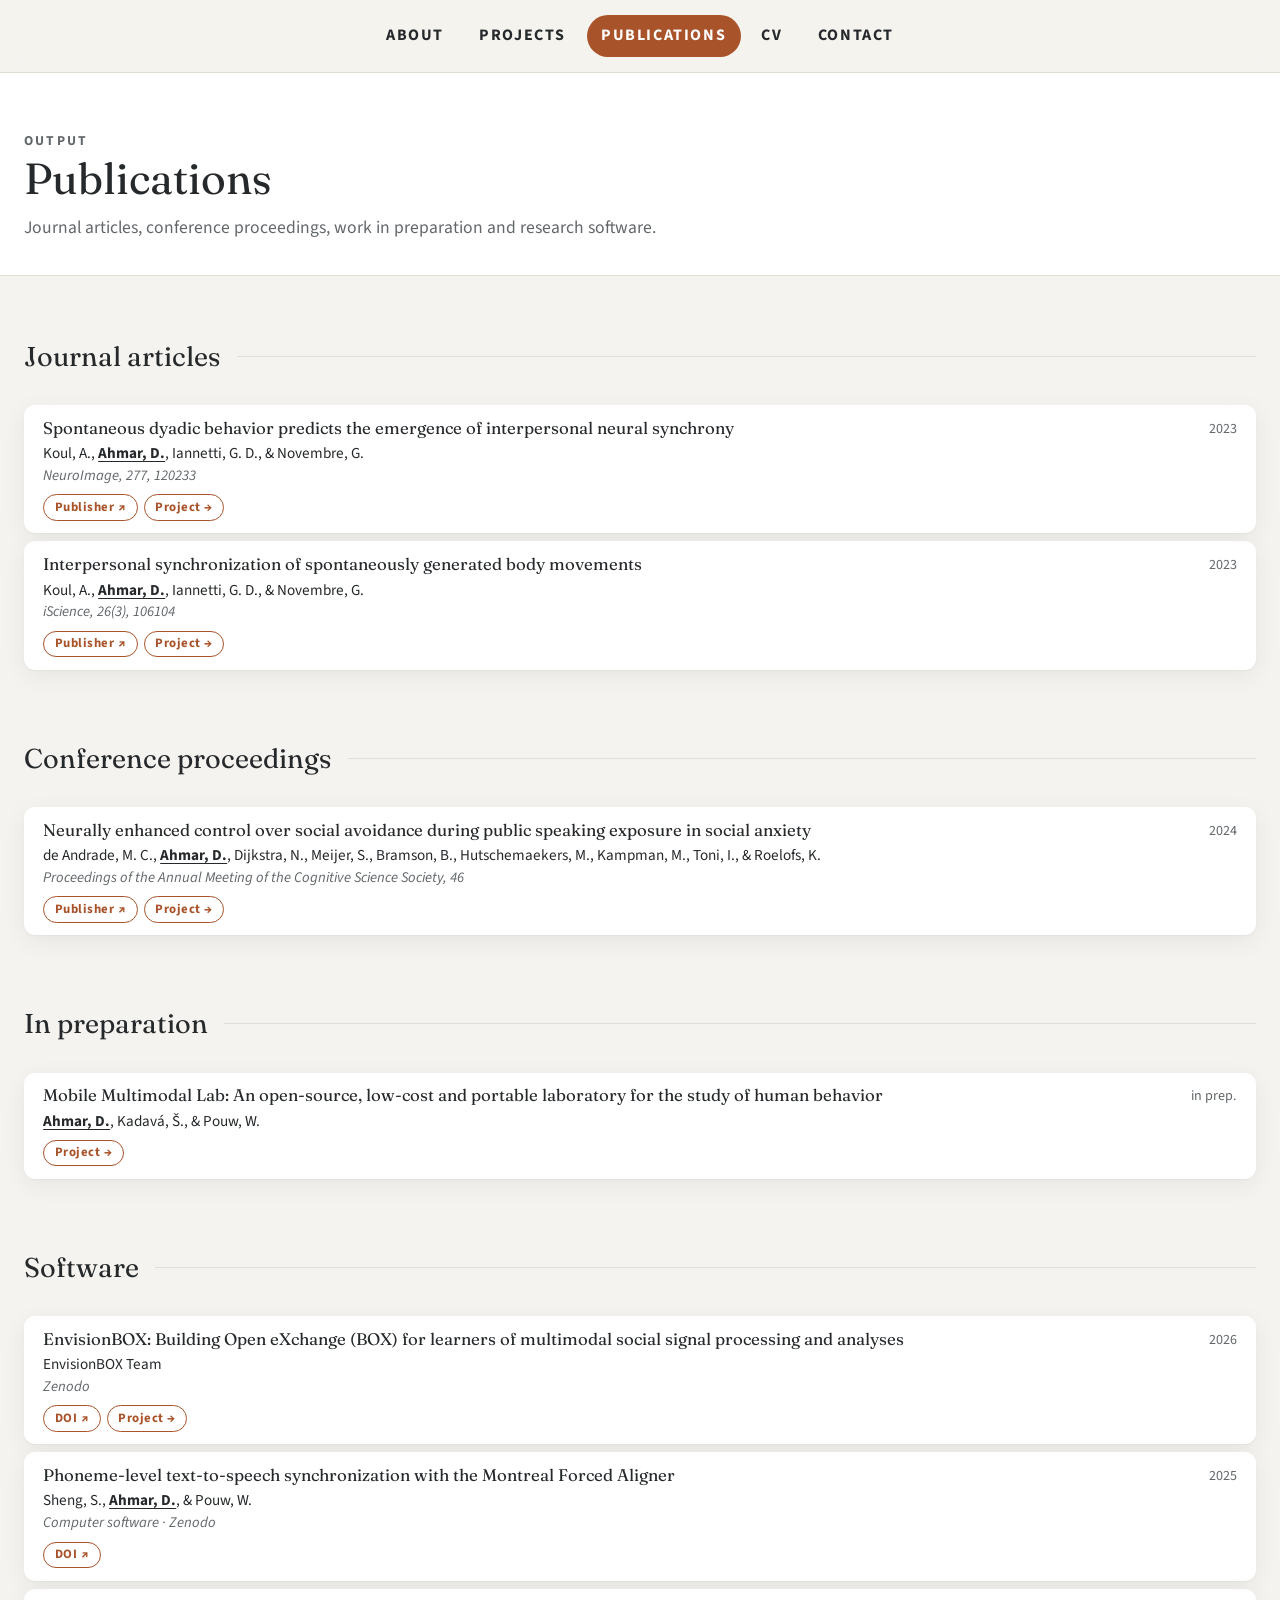
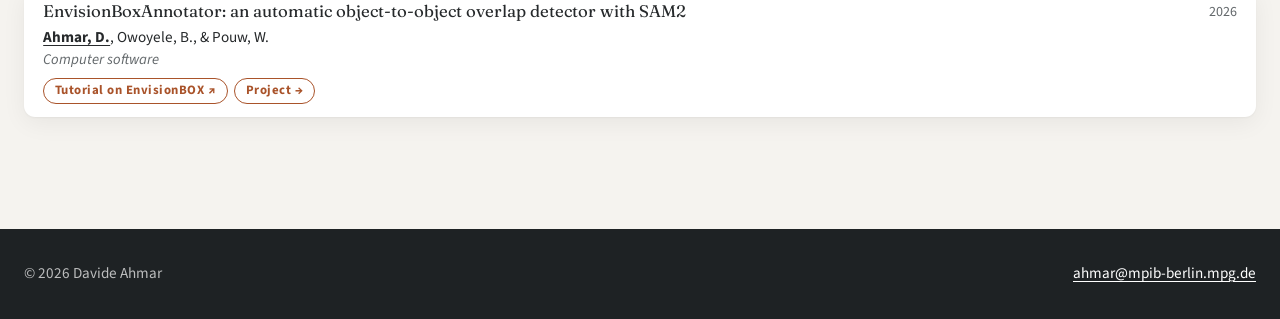
<file: publications.html>
<!DOCTYPE html>
<html lang="en">

<head>
  <meta charset="UTF-8">
  <meta name="viewport" content="width=device-width, initial-scale=1.0">
  <title>Publications | Davide Ahmar</title>
  <meta name="description" content="Publications and software by Davide Ahmar.">
  <link rel="stylesheet" href="assets/site.css">
</head>

<body>

  <header class="topbar">
    <div class="wrap topbar-inner">
      <button class="menu-btn" aria-expanded="false" aria-controls="menu">Menu</button>
      <nav class="menu" id="menu" aria-label="Main">
        <a href="index.html">About</a>
        <a href="projects.html">Projects</a>
        <a href="publications.html" aria-current="page">Publications</a>
        <a href="cv.html">CV</a>
        <a href="contact.html">Contact</a>
      </nav>
    </div>
  </header>

  <header class="page-head">
    <div class="wrap">
      <p class="eyebrow">Output</p>
      <h1>Publications</h1>
      <p>Journal articles, conference proceedings, work in preparation and research software.</p>
    </div>
  </header>

  <main>
    <section class="section">
      <div class="wrap">
        <h2 class="section-title">Journal articles</h2>
        <ul class="entries entries--compact">
          <li class="entry">
            <span class="entry-when">2023</span>
            <p class="entry-title">Spontaneous dyadic behavior predicts the emergence of interpersonal neural synchrony
            </p>
            <p class="entry-authors">Koul, A., <span class="me">Ahmar, D.</span>, Iannetti, G. D., &amp; Novembre, G.
            </p>
            <p class="entry-venue">NeuroImage, 277, 120233</p>
            <div class="entry-links">
              <a href="https://doi.org/10.1016/j.neuroimage.2023.120233" target="_blank" rel="noopener">Publisher ↗</a>
              <a href="projects.html#synchrony">Project →</a>
            </div>
          </li>
          <li class="entry">
            <span class="entry-when">2023</span>
            <p class="entry-title">Interpersonal synchronization of spontaneously generated body movements</p>
            <p class="entry-authors">Koul, A., <span class="me">Ahmar, D.</span>, Iannetti, G. D., &amp; Novembre, G.
            </p>
            <p class="entry-venue">iScience, 26(3), 106104</p>
            <div class="entry-links">
              <a href="https://doi.org/10.1016/j.isci.2023.106104" target="_blank" rel="noopener">Publisher ↗</a>
              <a href="projects.html#synchrony">Project →</a>
            </div>
          </li>
        </ul>
      </div>
    </section>

    <section class="section">
      <div class="wrap">
        <h2 class="section-title">Conference proceedings</h2>
        <ul class="entries entries--compact">
          <li class="entry">
            <span class="entry-when">2024</span>
            <p class="entry-title">Neurally enhanced control over social avoidance during public speaking exposure in
              social anxiety</p>
            <p class="entry-authors">de Andrade, M. C., <span class="me">Ahmar, D.</span>, Dijkstra, N., Meijer, S.,
              Bramson, B., Hutschemaekers, M., Kampman, M., Toni, I., &amp; Roelofs, K.</p>
            <p class="entry-venue">Proceedings of the Annual Meeting of the Cognitive Science Society, 46</p>
            <div class="entry-links">
              <a href="https://escholarship.org/uc/item/35d843d7" target="_blank" rel="noopener">Publisher ↗</a>
              <a href="projects.html#exposure-therapy">Project →</a>
            </div>
          </li>
        </ul>
      </div>
    </section>

    <section class="section">
      <div class="wrap">
        <h2 class="section-title">In preparation</h2>
        <ul class="entries entries--compact">
          <li class="entry">
            <span class="entry-when">in prep.</span>
            <p class="entry-title">Mobile Multimodal Lab: An open-source, low-cost and portable laboratory for the study
              of human behavior</p>
            <p class="entry-authors"><span class="me">Ahmar, D.</span>, Kadavá, Š., &amp; Pouw, W.</p>
            <div class="entry-links">
              <a href="projects.html#mobile-lab">Project →</a>
            </div>
          </li>
        </ul>
      </div>
    </section>

    <section class="section">
      <div class="wrap">
        <h2 class="section-title">Software</h2>
        <ul class="entries entries--compact">
          <li class="entry">
            <span class="entry-when">2026</span>
            <p class="entry-title">EnvisionBOX: Building Open eXchange (BOX) for learners of multimodal social signal
              processing and analyses</p>
            <p class="entry-authors">EnvisionBOX Team</p>
            <p class="entry-venue">Zenodo</p>
            <div class="entry-links">
              <a href="https://doi.org/10.5281/zenodo.24362878" target="_blank" rel="noopener">DOI ↗</a>
              <a href="projects.html#envisionbox">Project →</a>
            </div>
          </li>
          <li class="entry">
            <span class="entry-when">2025</span>
            <p class="entry-title">Phoneme-level text-to-speech synchronization with the Montreal Forced Aligner</p>
            <p class="entry-authors">Sheng, S., <span class="me">Ahmar, D.</span>, &amp; Pouw, W.</p>
            <p class="entry-venue">Computer software · Zenodo</p>
            <div class="entry-links">
              <a href="https://doi.org/10.5281/zenodo.24014114" target="_blank" rel="noopener">DOI ↗</a>
            </div>
          </li>
          <li class="entry">
            <span class="entry-when">2026</span>
            <p class="entry-title">EnvisionBoxAnnotator: an automatic object-to-object overlap detector with SAM2</p>
            <p class="entry-authors"><span class="me">Ahmar, D.</span>, Owoyele, B., &amp; Pouw, W.</p>
            <p class="entry-venue">Computer software</p>
            <div class="entry-links">
              <a href="https://envisionbox.org/embedded_EnvisionObjectAnnotator.html" target="_blank"
                rel="noopener">Tutorial on EnvisionBOX ↗</a>
              <a href="projects.html#envisionbox">Project →</a>
            </div>
          </li>
        </ul>
      </div>
    </section>
  </main>

  <footer class="footer">
    <div class="wrap">
      <span>&copy; <span data-year>2026</span> Davide Ahmar</span>
      <a href="mailto:ahmar@mpib-berlin.mpg.de">ahmar@mpib-berlin.mpg.de</a>
    </div>
  </footer>

  <script src="assets/site.js"></script>
</body>

</html>
</file>
<file: assets/site.css>
/* ==========================================================
   Davide Ahmar — personal academic website
   One stylesheet for every page. Edit the tokens in :root
   to change colours and fonts everywhere.

   Sizing: almost everything is in rem, and the root font size
   grows with the screen width (see `html` below), so the whole
   site scales up on large monitors instead of leaving empty margins.
   ========================================================== */

@import url('https://fonts.googleapis.com/css2?family=Fraunces:ital,opsz,wght@0,9..144,400;0,9..144,600;1,9..144,400&family=Source+Sans+3:ital,wght@0,300;0,400;0,600;0,700;1,400&display=swap');

:root {
  --bg: #f5f3ef;          /* warm off-white page */
  --surface: #ffffff;     /* cards */
  --ink: #26292b;         /* main text */
  --muted: #62676a;       /* secondary text */
  --line: #e2ded6;        /* borders */
  --accent: #a9532a;      /* rust, taken from the hero photo */
  --accent-soft: #f3e6dd;
  --dark: #1e2224;        /* footer / dark backgrounds */

  --ff-head: 'Fraunces', Georgia, serif;
  --ff-body: 'Source Sans 3', -apple-system, BlinkMacSystemFont, 'Segoe UI', sans-serif;

  --wrap: 88rem;          /* max content width */
  --bar-h: 4.5rem;        /* top bar height */
  --radius: .7rem;
  --shadow: 0 1px 2px rgba(0,0,0,.04), 0 6px 24px rgba(0,0,0,.06);
}

/* 16px on laptops → ~19px on 1920 screens → ~26px on 4K screens */
html { font-size: clamp(16px, calc(9px + .45vw), 27px); scroll-behavior: smooth; }

*, *::before, *::after { box-sizing: border-box; }
body {
  margin: 0;
  font-family: var(--ff-body);
  font-size: 1.1rem;
  line-height: 1.7;
  color: var(--ink);
  background: var(--bg);
  -webkit-font-smoothing: antialiased;
}
img, video { max-width: 100%; display: block; }
a { color: var(--accent); text-decoration-thickness: 1px; text-underline-offset: 3px; }
a:hover { text-decoration-thickness: 2px; }
h1, h2, h3 { font-family: var(--ff-head); font-weight: 600; line-height: 1.2; margin: 0 0 .5em; }
p { margin: 0 0 1em; }

.wrap { width: min(var(--wrap), 100% - 3rem); margin: 0 auto; }

/* ---------- Top bar ---------- */
.topbar {
  position: sticky; top: 0; z-index: 50;
  background: rgba(245,243,239,.94);
  backdrop-filter: blur(8px);
  border-bottom: 1px solid var(--line);
  transition: background .3s, border-color .3s;
}
.topbar-inner { display: flex; align-items: center; justify-content: center; height: var(--bar-h); }
.menu { display: flex; gap: .4rem; }
.menu a {
  color: var(--ink); text-decoration: none;
  font-size: 1rem; font-weight: 700; letter-spacing: .1em; text-transform: uppercase;
  padding: .45rem .9rem; border-radius: 999px;
  transition: background .2s, color .2s;
}
.menu a:hover { background: var(--accent-soft); color: var(--accent); }
.menu a[aria-current="page"] { background: var(--accent); color: #fff; }
.menu-btn {
  display: none; background: none; border: 1px solid var(--line); border-radius: 6px;
  font: inherit; font-size: .9rem; font-weight: 700; letter-spacing: .1em; text-transform: uppercase;
  padding: .4rem .9rem; color: inherit; cursor: pointer;
}

/* Home: bar sits transparently over the hero until you scroll */
.topbar--over { position: fixed; left: 0; right: 0; background: transparent; border-color: transparent; backdrop-filter: none; }
.topbar--over .menu a, .topbar--over .menu-btn { color: #fff; border-color: rgba(255,255,255,.5); }
.topbar--over .menu a:hover { background: rgba(255,255,255,.18); color: #fff; }
.topbar--over .menu a[aria-current="page"] { background: rgba(255,255,255,.92); color: var(--ink); }
.topbar--over.is-solid { background: rgba(245,243,239,.96); border-color: var(--line); backdrop-filter: blur(8px); }
.topbar--over.is-solid .menu a, .topbar--over.is-solid .menu-btn { color: var(--ink); }
.topbar--over.is-solid .menu a[aria-current="page"] { background: var(--accent); color: #fff; }
.topbar--over.is-solid .menu-btn { border-color: var(--line); }

@media (max-width: 900px) {
  .topbar-inner { justify-content: flex-end; }
  .menu-btn { display: block; }
  .menu {
    display: none; position: absolute; top: var(--bar-h); left: 0; right: 0;
    flex-direction: column; gap: 0; background: var(--bg); border-bottom: 1px solid var(--line);
    padding: .5rem 1.5rem 1rem;
  }
  .menu.open { display: flex; }
  .menu a, .topbar--over .menu a { color: var(--ink); padding: .8rem 0; border-radius: 0; border-bottom: 1px solid var(--line); }
  .menu a[aria-current="page"], .topbar--over .menu a[aria-current="page"] { background: none; color: var(--accent); }
}

/* ---------- Home hero ---------- */
.hero {
  position: relative; height: 62vh; min-height: 26rem; max-height: 46rem;
  display: flex; align-items: center;
  color: #fff; overflow: hidden; background: var(--dark);
}
/* Blurred, darkened copy of the photo that fills the sides on wide screens */
.hero-blur {
  position: absolute; inset: -2rem;
  background: url('../materials/AboutMe/background.jpg') center / cover no-repeat;
  filter: blur(26px) brightness(.42) saturate(1.1);
}
/* Animated "recording" traces (drawn by assets/hero-signals.js).
   On wide screens they fill the hero BEHIND the sharp photo: they flow in from the left,
   disappear behind the picture and come out again on the right. */
.hero-signals {
  position: absolute; inset: 0; width: 100%; height: 100%; pointer-events: none;
  -webkit-mask-image: linear-gradient(to right, transparent 0, #000 6%, #000 94%, transparent 100%);
          mask-image: linear-gradient(to right, transparent 0, #000 6%, #000 94%, transparent 100%);
}
/* On narrow screens the photo fills the whole hero, so the traces become a strip on top of it */
@media (max-width: 900px) {
  .hero-signals { inset: auto 0 0 0; height: 7rem; z-index: 1; }
}
@media (max-width: 640px) { .hero-signals { height: 6rem; } }
.hero-bg {
  position: absolute; inset: 0;
  /* "contain" = zoomed out: the whole photo is visible at the hero's height.
     On wide screens the sides fade into the dark hero background. */
  background: url('../materials/AboutMe/background.jpg') center / contain no-repeat;
  -webkit-mask-image: linear-gradient(to right, transparent 0, #000 12%, #000 88%, transparent 100%);
          mask-image: linear-gradient(to right, transparent 0, #000 12%, #000 88%, transparent 100%);
}
/* On narrow screens fill the hero instead, so there are no empty bars */
@media (max-width: 900px) {
  .hero-bg { background-size: cover; background-position: center 30%; -webkit-mask-image: none; mask-image: none; }
}
.hero-bg::after {
  content: ''; position: absolute; inset: 0;
  background: linear-gradient(90deg, rgba(20,22,24,.8) 0%, rgba(20,22,24,.45) 55%, rgba(20,22,24,.15) 100%);
}
.hero-inner { position: relative; display: flex; align-items: center; gap: 2.5rem; padding-top: var(--bar-h); }
.hero-photo {
  width: 11rem; height: 11rem; border-radius: 50%; object-fit: cover; flex-shrink: 0;
  border: 4px solid rgba(255,255,255,.9); box-shadow: 0 8px 30px rgba(0,0,0,.35);
}
.hero h1 { font-size: clamp(2.2rem, 4.2vw, 4.2rem); font-weight: 400; letter-spacing: .06em; text-transform: uppercase; margin-bottom: .15em; }
.hero-tagline { font-family: var(--ff-head); font-style: italic; font-size: 1.55rem; opacity: .92; margin: 0 0 .6em; }
.hero-role { font-size: 1.05rem; opacity: .88; margin: 0; }

/* Bouncing arrow pointing down to the About section */
.scroll-down {
  position: absolute; left: 50%; bottom: 1.5rem; transform: translateX(-50%);
  width: 3rem; height: 3rem; border-radius: 50%;
  border: 2px solid rgba(255,255,255,.75); color: #fff;
  display: flex; align-items: center; justify-content: center;
  animation: bob 2s ease-in-out infinite;
}
.scroll-down:hover { background: rgba(255,255,255,.15); }
.scroll-down svg { width: 1.4rem; height: 1.4rem; }
@keyframes bob { 0%, 100% { transform: translate(-50%, 0); } 50% { transform: translate(-50%, .45rem); } }
@media (prefers-reduced-motion: reduce) { .scroll-down { animation: none; } }

@media (max-width: 640px) {
  .hero { height: auto; min-height: 0; max-height: none; padding: 1rem 0 5rem; }
  .hero-inner { flex-direction: column; text-align: center; gap: 1.2rem; }
  .hero-photo { width: 8.5rem; height: 8.5rem; }
  .hero-tagline { font-size: 1.25rem; }
}

/* ---------- Page header (inner pages) ---------- */
.page-head { padding: 3.5rem 0 2rem; border-bottom: 1px solid var(--line); background: var(--surface); }
.page-head h1 { font-size: clamp(2rem, 3.4vw, 3.2rem); font-weight: 400; margin-bottom: .2em; }
.page-head p { color: var(--muted); max-width: 48rem; margin: 0; }
.eyebrow { font-size: .85rem; font-weight: 700; letter-spacing: .16em; text-transform: uppercase; color: var(--accent); margin-bottom: .6em; }

/* ---------- Sections ---------- */
.section { padding: 4rem 0; scroll-margin-top: var(--bar-h); }
.section + .section { padding-top: 0; }
.section-title { font-size: 1.7rem; font-weight: 400; display: flex; align-items: center; gap: 1rem; margin-bottom: 1.2em; }
.section-title::after { content: ''; flex: 1; height: 1px; background: var(--line); }

/* About block on home */
.about { display: grid; grid-template-columns: 1fr 22rem; gap: 3.5rem; align-items: start; }
.about-text p:first-of-type { font-size: 1.2rem; }
.aside-card { background: var(--surface); border-radius: var(--radius); padding: 1.5rem; box-shadow: var(--shadow); }
.aside-card h3 { font-size: .9rem; font-family: var(--ff-body); text-transform: uppercase; letter-spacing: .12em; color: var(--muted); margin-bottom: .8em; }
.aside-card ul { list-style: none; padding: 0; margin: 0; }
.aside-card li { padding: .5rem 0; border-bottom: 1px solid var(--line); font-size: 1rem; }
.aside-card li:last-child { border-bottom: 0; }
.aside-card .when { display: block; color: var(--muted); font-size: .88rem; }
@media (max-width: 900px) { .about { grid-template-columns: 1fr; gap: 2rem; } }

/* Home: intro, bio, affiliations */
.lead { font-family: var(--ff-head); font-size: 1.22rem; line-height: 1.5; max-width: 62rem; margin-bottom: .8em; }
.lead-sub { color: var(--muted); font-size: 1.14rem; max-width: 62rem; margin-bottom: 0; }
/* Intro text + scrollable Updates panel side by side */
.about-intro { display: grid; grid-template-columns: minmax(0, 1.7fr) minmax(17rem, 1fr); gap: 3rem; align-items: start; }
.updates { position: relative; background: var(--surface); border-radius: var(--radius); box-shadow: var(--shadow); padding: 1.1rem 1.2rem 0; }
.updates-title { font-family: var(--ff-body); font-size: .85rem; font-weight: 700; letter-spacing: .14em; text-transform: uppercase; color: var(--accent); margin: 0 0 .4rem; }
.updates-list { list-style: none; margin: 0; padding: 0 .4rem 1.2rem 0; max-height: 28rem; overflow-y: auto; scrollbar-width: thin; }
.updates::after {  /* soft fade at the bottom hints that the list scrolls */
  content: ''; position: absolute; left: 0; right: 0; bottom: 0; height: 2.2rem; pointer-events: none;
  border-radius: 0 0 var(--radius) var(--radius);
  background: linear-gradient(to bottom, rgba(255,255,255,0), #fff);
}
.update { display: grid; grid-template-columns: 8rem 1fr; gap: .85rem; align-items: center; padding: .75rem 0; border-bottom: 1px solid var(--line); }
.update:last-child { border-bottom: 0; }
.update-thumb { display: flex; align-items: center; justify-content: center; width: 8rem; height: 8rem; border: 1px solid var(--line); border-radius: .4rem; background: #fff; overflow: hidden; }
.update-thumb img { width: 100%; height: 100%; object-fit: cover; }
.update-thumb img.thumb-left { object-position: left center; }   /* wide logos: keep the emblem in view */
.update-date { margin: 0; font-size: .78rem; font-weight: 700; letter-spacing: .1em; text-transform: uppercase; color: var(--muted); }
.update-title { margin: .1rem 0 0; font-size: .98rem; line-height: 1.4; }
.update-title a { color: var(--ink); text-decoration: none; }
.update-title a:hover { color: var(--accent); text-decoration: underline; }
@media (max-width: 900px) { .about-intro { grid-template-columns: 1fr; gap: 2rem; } }

.bio { columns: 2 24rem; column-gap: 3rem; }
.bio p { break-inside: avoid-column; }
.logo-group { font-family: var(--ff-body); font-size: .85rem; font-weight: 700; letter-spacing: .14em; text-transform: uppercase; color: var(--muted); margin: 1.6rem 0 .8rem; }
.logo-group:first-of-type { margin-top: 0; }
.logos { display: grid; grid-template-columns: repeat(auto-fill, minmax(10rem, 1fr)); gap: .75rem; }
.logo-tile {
  display: flex; align-items: center; justify-content: center; height: 5.5rem; padding: .7rem .9rem;
  background: #fff; border-radius: var(--radius); box-shadow: var(--shadow); transition: box-shadow .2s, transform .2s;
}
/* every logo is fitted into the same box: square logos fill the height, wide logos fill the width */
.logo-tile img {
  width: 100%; height: 100%; max-height: 4rem; object-fit: contain;
  mix-blend-mode: multiply;            /* hides the light-grey background some logo files have */
}
/* MPIB logo file has a solid #eee background: brighten it so the grey becomes white */
.logo-tile img.logo-whiten { filter: brightness(1.072); }
.logo-tile:hover, .logo-tile:focus-visible { transform: translateY(-2px); box-shadow: 0 0 0 2px var(--accent), var(--shadow); }

/* Interest tiles */
.tiles { display: grid; grid-template-columns: repeat(auto-fit, minmax(15rem, 1fr)); gap: 1rem; }
.tile { background: var(--surface); border-radius: var(--radius); padding: 1.4rem; border-top: 3px solid var(--accent); box-shadow: var(--shadow); }
.tile h3 { font-size: 1.15rem; }
.tile p { color: var(--muted); font-size: 1rem; margin: 0; }

/* Buttons */
.btn {
  display: inline-block; padding: .65rem 1.3rem; border-radius: 999px; text-decoration: none;
  font: inherit; font-size: .92rem; font-weight: 700; letter-spacing: .08em; text-transform: uppercase;
  border: 2px solid var(--accent); color: var(--accent); background: transparent; cursor: pointer;
}
.btn:hover { background: var(--accent); color: #fff; }
.btn--solid { background: var(--accent); color: #fff; }
.btn--solid:hover { background: #8e4422; border-color: #8e4422; }
.btn-row { display: flex; gap: .75rem; flex-wrap: wrap; margin-top: .5rem; }

/* ---------- Project cards ---------- */
.projects { display: grid; gap: 2rem; }
.project {
  display: grid; grid-template-columns: minmax(0, 5fr) minmax(0, 6fr);
  background: var(--surface); border-radius: var(--radius); overflow: hidden; box-shadow: var(--shadow);
  scroll-margin-top: calc(var(--bar-h) + 1rem);
}
.project--text { grid-template-columns: 1fr; border-left: 4px solid var(--accent); }
.project-media {
  display: flex; flex-direction: column; justify-content: center; gap: 1.25rem;
  padding: 1.75rem; background: #fff; border-right: 1px solid var(--line);
}
.project-media img, .project-media video { width: 100%; height: auto; border-radius: .4rem; }
.project-media video { max-height: 36rem; object-fit: contain; }
.project-media .logo.logo--small { max-height: 4.5rem; }

/* Logo + video joined into one block (Mobile Multimodal Lab).
   The video file has a lot of white space above and below the real content,
   so it is cropped to a fixed shape (object-fit: cover) and its content
   starts right under the logo. */
.media-stack {
  width: 100%; margin: 0 auto;
  border: 1px solid var(--line); border-radius: .5rem; overflow: hidden; background: #fff;
}
.media-stack .logo { display: block; width: min(100%, 24rem); max-width: none; max-height: none; height: auto; border-radius: 0; margin: 0 auto; padding: .9rem 1rem 0; background: #fff; }
.media-stack video { display: block; width: 100%; max-height: none; aspect-ratio: 14 / 15; object-fit: cover; border-radius: 0; }
.media-stack .logo.logo--compact { width: auto; max-width: 100%; max-height: 9rem; padding: .9rem 1rem; }
.media-stack .stack-img { display: block; width: 100%; height: auto; border-radius: 0; border-top: 1px solid var(--line); }
.project-media .logo { max-width: 22rem; max-height: 14rem; width: auto; margin: 0 auto; object-fit: contain; }
.project-body { padding: 1.8rem 2rem; }
.project-meta { display: flex; flex-wrap: wrap; gap: .5rem .9rem; align-items: center; font-size: .95rem; color: var(--muted); margin-bottom: .6em; }
.tag { background: var(--accent-soft); color: var(--accent); font-weight: 700; font-size: .78rem; letter-spacing: .1em; text-transform: uppercase; padding: .2rem .7rem; border-radius: 999px; }
.project h2 { font-size: 1.6rem; }
.facts { display: grid; grid-template-columns: 9rem 1fr; gap: .4rem 1rem; margin: 1.1rem 0 0; padding-top: 1rem; border-top: 1px solid var(--line); font-size: 1rem; }
.facts dt { color: var(--muted); font-size: .8rem; font-weight: 700; letter-spacing: .1em; text-transform: uppercase; padding-top: .2rem; }
.facts dd { margin: 0; }
.chips { display: flex; flex-wrap: wrap; gap: .4rem; }
.chip { font-size: .88rem; border: 1px solid var(--line); border-radius: 999px; padding: .05rem .65rem; color: var(--muted); }
.outputs { margin-top: 1.1rem; padding: .9rem 1.1rem; background: var(--bg); border-radius: .5rem; font-size: 1rem; }
.outputs h3 { font-family: var(--ff-body); font-size: .8rem; letter-spacing: .1em; text-transform: uppercase; color: var(--muted); margin-bottom: .4em; }
.outputs ul { margin: 0; padding-left: 1.1rem; }
.outputs li { margin: .25rem 0; }
@media (max-width: 900px) {
  .project { grid-template-columns: 1fr; }
  .project-media { border-right: 0; border-bottom: 1px solid var(--line); }
  .facts { grid-template-columns: 1fr; gap: .1rem; }
  .facts dd { margin-bottom: .5rem; }
}

/* ---------- Publications & lists ---------- */
.entries { list-style: none; padding: 0; margin: 0; }
.entry { background: var(--surface); border-radius: var(--radius); padding: 1.4rem 1.7rem; margin-bottom: .9rem; box-shadow: var(--shadow); }
.entry-title { font-family: var(--ff-head); font-size: 1.25rem; margin: 0 0 .3em; line-height: 1.35; }
.entry-authors { margin: 0; font-size: 1.02rem; }
.entry-venue { margin: 0; color: var(--muted); font-style: italic; font-size: 1rem; }
.entry-links { display: flex; flex-wrap: wrap; gap: .5rem; margin-top: .8rem; }
.entry-links a {
  font-size: .9rem; font-weight: 700; letter-spacing: .04em; text-decoration: none;
  border: 1.5px solid var(--accent); border-radius: 999px; padding: .2rem .8rem;
}
.entry-links a:hover { background: var(--accent); color: #fff; }
.me { font-weight: 700; text-decoration: underline; text-underline-offset: 3px; }
.entry-when { float: right; color: var(--muted); font-size: .95rem; margin-left: 1rem; }

/* Compact variant used on the Publications page */
.entries--compact .entry { padding: .8rem 1.2rem; margin-bottom: .5rem; }
.entries--compact .entry-title { font-size: 1.05rem; margin-bottom: .15em; line-height: 1.3; }
.entries--compact .entry-authors { font-size: .95rem; line-height: 1.5; }
.entries--compact .entry-venue { font-size: .92rem; line-height: 1.5; }
.entries--compact .entry-links { margin-top: .45rem; gap: .4rem; }
.entries--compact .entry-links a { font-size: .8rem; padding: .08rem .65rem; }
.entries--compact .entry-when { font-size: .88rem; }

/* ---------- CV ---------- */
.cv { background: var(--surface); border-radius: var(--radius); box-shadow: var(--shadow); padding: 3rem 3.5rem; }
.cv h2 { font-size: 1.45rem; font-weight: 400; color: var(--accent); border-bottom: 1px solid var(--line); padding-bottom: .4rem; margin: 1.8em 0 .9em; }
.cv h2:first-child { margin-top: 0; }
.cv-item { display: grid; grid-template-columns: 8rem 1fr; gap: .25rem 1.5rem; margin-bottom: 1.1rem; }
.cv-when { color: var(--muted); font-size: .97rem; padding-top: .1rem; }
.cv-item h3 { font-family: var(--ff-body); font-size: 1.1rem; font-weight: 700; margin: 0; }
.cv-where { color: var(--muted); margin: 0 0 .25rem; font-size: 1rem; }
.cv-item ul { margin: .25rem 0 0; padding-left: 1.1rem; font-size: 1rem; }
.cv-item p { margin: 0; font-size: 1rem; }
@media (max-width: 640px) { .cv { padding: 1.75rem 1.4rem; } .cv-item { grid-template-columns: 1fr; } }

/* ---------- Contact ---------- */
.contact-grid { display: grid; grid-template-columns: repeat(auto-fit, minmax(16rem, 1fr)); gap: 1rem; }
.contact-card { display: flex; gap: .9rem; align-items: center; background: var(--surface); border-radius: var(--radius); padding: 1.3rem 1.4rem; box-shadow: var(--shadow); text-decoration: none; color: var(--ink); font-weight: 600; }
.contact-card:hover { outline: 2px solid var(--accent); }
.contact-card svg { width: 1.7rem; height: 1.7rem; fill: var(--accent); flex-shrink: 0; }
.contact-card small { display: block; color: var(--muted); font-size: .9rem; font-weight: 400; }

/* ---------- Footer ---------- */
.footer { background: var(--dark); color: rgba(255,255,255,.7); padding: 2rem 0; font-size: .95rem; margin-top: 2.5rem; }
.footer .wrap { display: flex; justify-content: space-between; flex-wrap: wrap; gap: .75rem; }
.footer a { color: #fff; }

/* ---------- Print (used by the CV "Download PDF" button) ---------- */
@media print {
  html { font-size: 11pt; }
  .topbar, .footer, .page-head, .no-print { display: none !important; }
  body { background: #fff; font-size: 1rem; }
  .wrap { width: 100%; }
  .section { padding: 0; }
  .cv { box-shadow: none; padding: 0; }
  .cv-item { break-inside: avoid; }
  a { color: inherit; text-decoration: none; }
}
</file>
